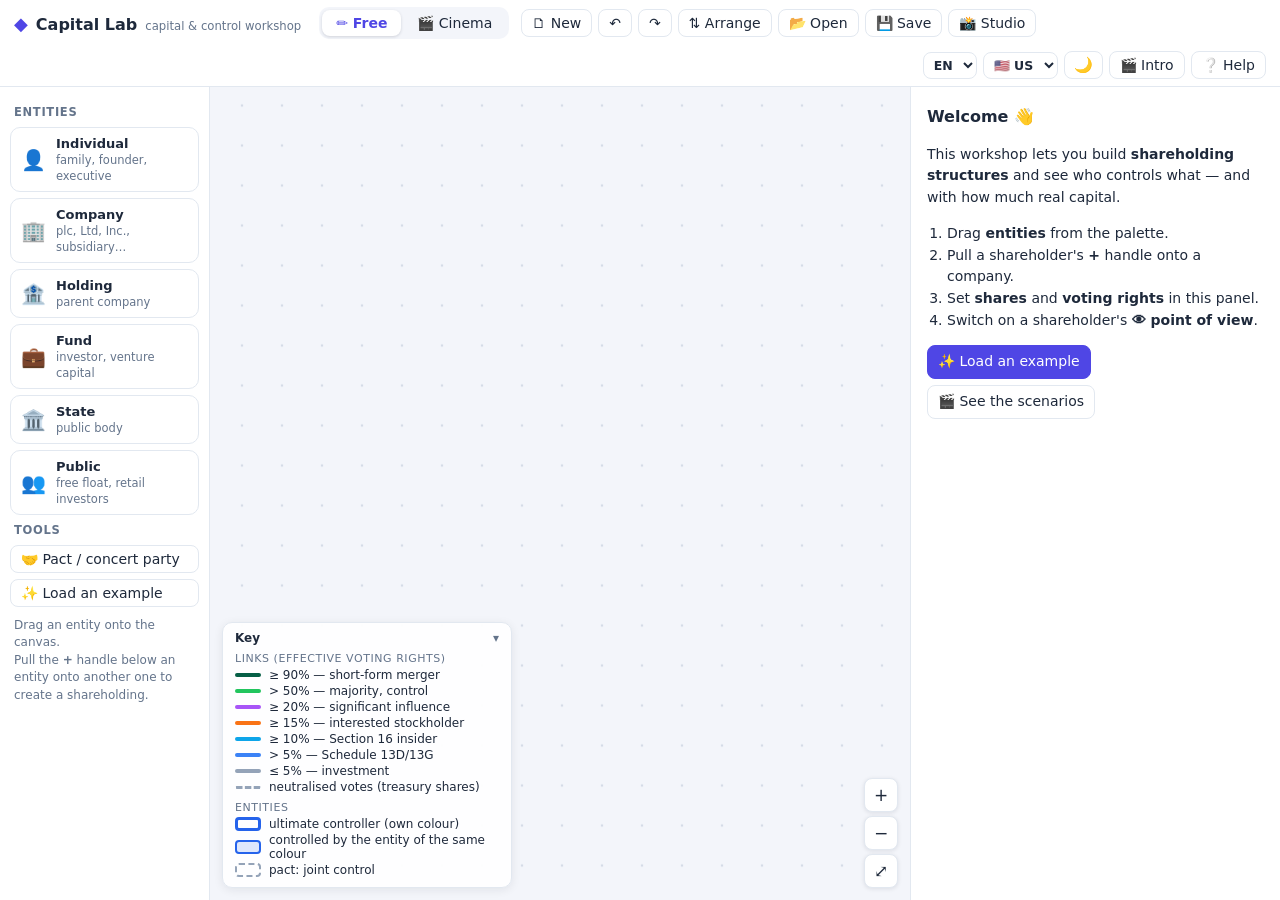
<file: index.html>
<!doctype html>
<html lang="fr">
<head>
<meta charset="utf-8">
<meta name="viewport" content="width=device-width, initial-scale=1">
<title>Capital Lab — atelier capital &amp; pouvoir</title>
<meta name="description" content="Atelier pédagogique gratuit pour visualiser les structures de contrôle entre sociétés : chaînes de participations, holdings, pactes, droits de vote double, autocontrôle, LBO, consolidation. Scénarios animés pas à pas pour la classe.">
<link rel="canonical" href="https://edu-fpar.github.io/capital-lab/">
<link rel="alternate" hreflang="fr" href="https://edu-fpar.github.io/capital-lab/">
<link rel="alternate" hreflang="en" href="https://edu-fpar.github.io/capital-lab/en/">
<link rel="alternate" hreflang="es" href="https://edu-fpar.github.io/capital-lab/es/">
<link rel="icon" href="data:image/svg+xml,%3Csvg xmlns='http://www.w3.org/2000/svg' viewBox='0 0 100 100'%3E%3Cpath d='M50 6 94 50 50 94 6 50z' fill='%234f46e5'/%3E%3C/svg%3E">
<meta property="og:type" content="website">
<meta property="og:locale" content="fr_FR">
<meta property="og:site_name" content="Capital Lab">
<meta property="og:title" content="Capital Lab — atelier capital &amp; pouvoir">
<meta property="og:description" content="Comment contrôler une société en y étant minoritaire ? Un atelier visuel et des scénarios animés pour expliquer participations, holdings, pactes et consolidation.">
<meta property="og:url" content="https://edu-fpar.github.io/capital-lab/">
<meta property="og:image" content="https://edu-fpar.github.io/capital-lab/og-fr.png">
<meta property="og:image:width" content="1098">
<meta property="og:image:height" content="914">
<meta property="og:image:alt" content="Capital Lab en mode cinéma : capital et droits de vote, une cotée à droits de vote double et une start-up à actions de préférence">
<meta name="twitter:card" content="summary_large_image">
<meta name="twitter:title" content="Capital Lab — atelier capital &amp; pouvoir">
<meta name="twitter:description" content="Comment contrôler une société en y étant minoritaire ? Un atelier visuel et des scénarios animés pour la classe.">
<meta name="twitter:image" content="https://edu-fpar.github.io/capital-lab/og-fr.png">
<script>
  /* Thème appliqué avant l'affichage pour éviter un flash : choix mémorisé, sinon réglage du système. */
  (function () {
    var t = null;
    try {
      /* reprise des réglages enregistrés quand l'outil s'appelait « Participations » */
      ['libre.v1', 'legend', 'playmode', 'theme'].forEach(function (k) {
        var old = localStorage.getItem('participations.' + k);
        if (old !== null && localStorage.getItem('capital-lab.' + k) === null) localStorage.setItem('capital-lab.' + k, old);
        localStorage.removeItem('participations.' + k);
      });
      t = localStorage.getItem('capital-lab.theme');
    } catch (e) { /* stockage indisponible */ }
    if (t !== 'light' && t !== 'dark') t = window.matchMedia && matchMedia('(prefers-color-scheme: dark)').matches ? 'dark' : 'light';
    document.documentElement.setAttribute('data-theme', t);
  })();
</script>
<link rel="stylesheet" href="css/app.css">
</head>
<body class="libre">

<header id="topbar">
  <div class="brand"><span class="logo">◆</span><b>Capital Lab</b><small>atelier capital &amp; pouvoir</small></div>
  <nav class="modes" role="tablist">
    <button data-mode="libre" class="active" title="Construire librement une structure">✏️ Libre</button>
    <button data-mode="cinema" title="Dérouler un scénario commenté">🎬 Cinéma</button>
  </nav>
  <div class="actions" id="actions-libre">
    <button id="btn-new" title="Vider le canevas">🗋<span class="lbl"> Nouveau</span></button>
    <button id="btn-undo" title="Annuler (Ctrl+Z)">↶</button>
    <button id="btn-redo" title="Rétablir (Ctrl+Y)">↷</button>
    <button id="btn-layout" title="Réorganiser automatiquement">⇅<span class="lbl"> Disposer</span></button>
    <button id="btn-open" title="Ouvrir une structure (.json) ou un scénario (.md)">📂<span class="lbl"> Ouvrir</span></button>
    <button id="btn-save" title="Enregistrer la structure (.json)">💾<span class="lbl"> Enregistrer</span></button>
    <button id="btn-studio" title="Capturer des étapes et produire un scénario">📸<span class="lbl"> Studio</span></button>
  </div>
  <div class="actions" id="actions-cinema" hidden>
    <button id="btn-library" title="Choisir un scénario">📚<span class="lbl"> Scénarios</span></button>
    <button id="btn-share" title="Copier un lien vers ce scénario ou cette étape">🔗<span class="lbl"> Partager</span></button>
    <button id="btn-scorm" title="Exporter ce scénario en paquet SCORM (Moodle, LMS)">📦<span class="lbl"> SCORM</span></button>
    <button id="btn-edit-md" title="Voir et modifier le markdown du scénario">📝<span class="lbl"> Markdown</span></button>
    <button id="btn-to-libre" title="Reprendre l'état affiché en mode libre">✏️<span class="lbl"> Explorer librement</span></button>
  </div>
  <div class="actions right">
    <select id="opt-lang" class="hsel" title="Langue de l'interface" aria-label="Langue de l'interface"><option value="fr">FR</option><option value="en">EN</option><option value="es">ES</option></select>
    <select id="opt-droit" class="hsel" title="Droit applicable" aria-label="Droit applicable" hidden></select>
    <label class="opt" title="Présomption de contrôle de fait : plus de 40 % des voix et aucun autre associé au-dessus (art. L233-3 II C. com.)"><input type="checkbox" id="opt-defacto"> Contrôle de fait (40&nbsp;%)</label>
    <button id="btn-theme" class="theme-btn" title="Mode jour / nuit">🌙</button>
    <button id="btn-help" title="Aide">❔<span class="lbl"> Aide</span></button>
  </div>
</header>

<main id="main">
  <aside id="palette">
    <h3>Entités</h3>
    <div class="tool" draggable="true" data-type="personne"><span class="ic">👤</span><div><b>Personne physique</b><small>famille, fondateur, dirigeant</small></div></div>
    <div class="tool" draggable="true" data-type="societe"><span class="ic">🏢</span><div><b>Société</b><small>SA, SAS, filiale…</small></div></div>
    <div class="tool" draggable="true" data-type="holding"><span class="ic">🏦</span><div><b>Holding</b><small>société de détention</small></div></div>
    <div class="tool" draggable="true" data-type="fonds"><span class="ic">💼</span><div><b>Fonds</b><small>investisseur, capital-risque</small></div></div>
    <div class="tool" draggable="true" data-type="etat"><span class="ic">🏛️</span><div><b>État</b><small>entité publique</small></div></div>
    <div class="tool" draggable="true" data-type="public"><span class="ic">👥</span><div><b>Public</b><small>flottant, petits porteurs</small></div></div>
    <h3>Outils</h3>
    <button class="tool-btn" id="tool-concert">🤝 Pacte / concert</button>
    <button class="tool-btn" id="tool-example">✨ Charger un exemple</button>
    <p class="hint">Glissez une entité sur le canevas.<br>Tirez la poignée <b>+</b> sous une entité vers une autre pour créer une participation.</p>
  </aside>

  <section id="stage">
    <svg id="canvas" xmlns="http://www.w3.org/2000/svg"></svg>
    <div id="banner" hidden></div>
    <div id="zoom">
      <button data-z="in" title="Zoom avant">+</button>
      <button data-z="out" title="Zoom arrière">−</button>
      <button data-z="fit" title="Tout afficher (F)">⤢</button>
    </div>
    <div id="legend"></div>
    <div id="studio" hidden></div>
    <div id="qsheet" hidden aria-live="polite"></div>
    <div id="toast"></div>
  </section>

  <aside id="side">
    <div id="inspector"></div>
    <div id="commentary" hidden></div>
  </aside>
</main>

<footer id="player" hidden>
  <button id="pl-first" title="Début (Origine)">⏮</button>
  <button id="pl-prev" title="Étape précédente (←)">◀</button>
  <button id="pl-play" class="primary" title="Lecture / pause (Espace)">▶ Lecture</button>
  <button id="pl-next" class="primary" title="Étape suivante (→)">Suivant ▶</button>
  <button id="pl-reset" title="Remettre les entités et les bulles déplacées à leur place d'origine" hidden>↺ Disposition</button>
  <div id="pl-progress"><div id="pl-dots"></div><div id="pl-timer"><i></i></div></div>
  <span id="pl-count">–</span>
  <div id="pl-view" role="group" aria-label="Affichage">
    <button data-v="schema" title="Schéma seul">🗺</button>
    <button data-v="split" title="Schéma et explications">◫</button>
    <button data-v="texte" title="Explications seules">📖</button>
  </div>
  <label class="pl-modelabel">Mode
    <select id="pl-mode">
      <option value="pas">Pas à pas</option>
      <option value="continu">Lecture continue</option>
    </select>
  </label>
  <label class="speed">Rythme <input type="range" id="pl-speed" min="0.25" max="3" step="0.25" value="1"> <span id="pl-speed-v">1×</span></label>
</footer>

<div id="modal" hidden><div class="dialog"><button class="close" title="Fermer (Échap)">×</button><div class="content"></div></div></div>
<input type="file" id="file-input" accept=".md,.markdown,.txt,.json" hidden>

<script src="js/i18n.js"></script>
<script src="js/i18n-en.js"></script>
<script src="js/i18n-es.js"></script>
<script src="js/model.js"></script>
<script src="js/juris-i18n.js"></script>
<script src="js/scenario.js"></script>
<script src="js/docs.js"></script>
<script src="js/docs-en.js"></script>
<script src="js/docs-es.js"></script>
<script src="js/library.js"></script>
<script src="js/library-uk.js"></script>
<script src="js/library-us.js"></script>
<script src="js/library-es.js"></script>
<script src="js/scorm.js"></script>
<script src="js/app.js"></script>
<script src="js/intro-launcher.js"></script>
</body>
</html>
</file>
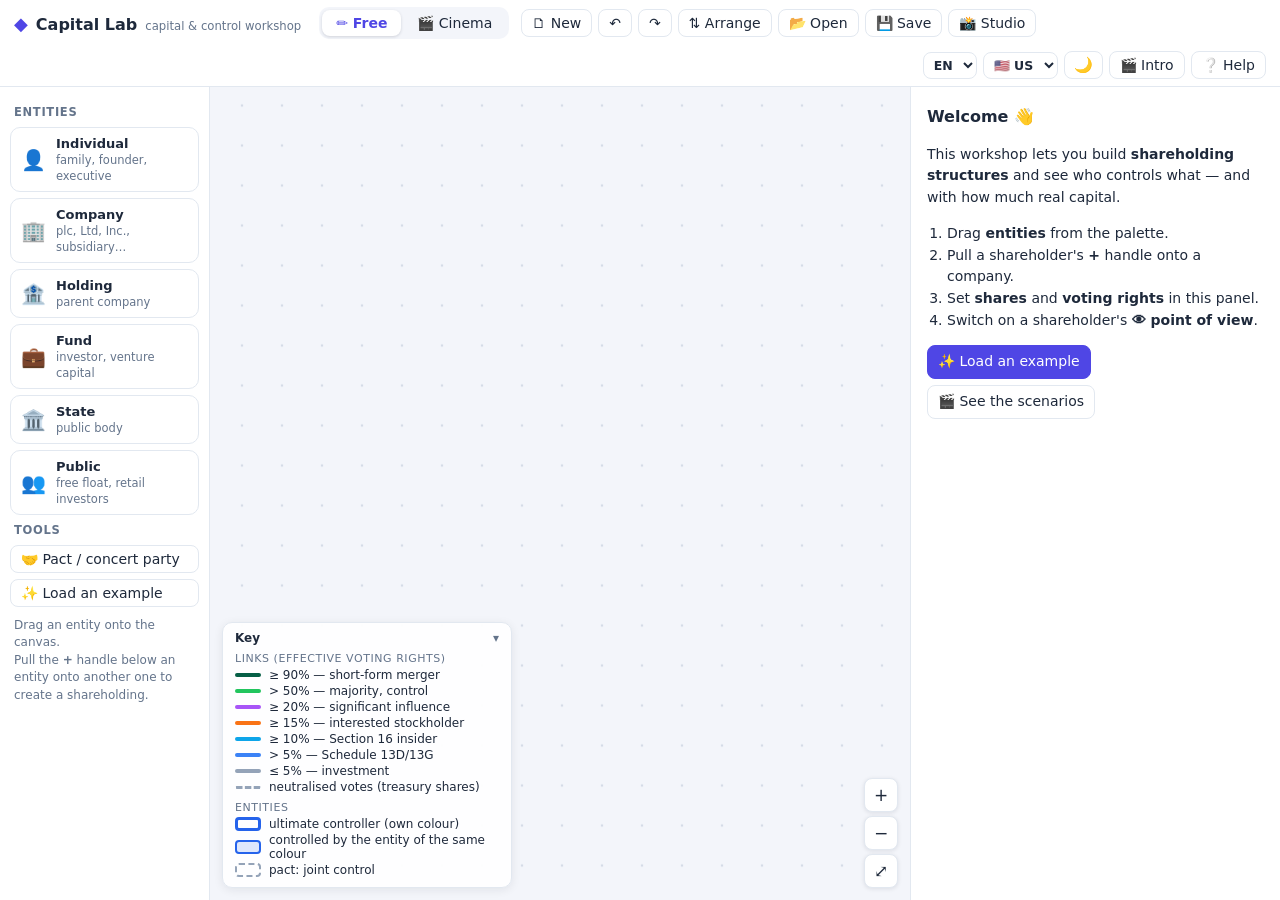
<file: en/index.html>
<!doctype html>
<html lang="en">
<head>
<meta charset="utf-8">
<meta name="viewport" content="width=device-width, initial-scale=1">
<!--
  Page d'entrée EN : elle donne aux réseaux sociaux (qui n'exécutent pas le JavaScript)
  un aperçu dans la bonne langue, puis envoie le visiteur vers ../?lang=en.
  Lien à partager : https://edu-fpar.github.io/capital-lab/en/
-->
<title>Capital Lab — capital &amp; control workshop</title>
<meta name="description" content="Free teaching workshop to visualise control structures between companies: chains of shareholdings, holding companies, shareholder agreements, weighted voting rights, treasury shares, LBOs, consolidation. Step-by-step animated scenarios for the classroom.">
<link rel="canonical" href="https://edu-fpar.github.io/capital-lab/en/">
<link rel="alternate" hreflang="fr" href="https://edu-fpar.github.io/capital-lab/">
<link rel="alternate" hreflang="en" href="https://edu-fpar.github.io/capital-lab/en/">
<link rel="alternate" hreflang="es" href="https://edu-fpar.github.io/capital-lab/es/">
<link rel="icon" href="data:image/svg+xml,%3Csvg xmlns='http://www.w3.org/2000/svg' viewBox='0 0 100 100'%3E%3Cpath d='M50 6 94 50 50 94 6 50z' fill='%234f46e5'/%3E%3C/svg%3E">
<meta property="og:type" content="website">
<meta property="og:locale" content="en_GB">
<meta property="og:site_name" content="Capital Lab">
<meta property="og:title" content="Capital Lab — capital &amp; control workshop">
<meta property="og:description" content="How can you control a company while holding a minority stake? A visual workshop and animated scenarios to explain shareholdings, holding companies, shareholder agreements and consolidation.">
<meta property="og:url" content="https://edu-fpar.github.io/capital-lab/en/">
<meta property="og:image" content="https://edu-fpar.github.io/capital-lab/og-en.png">
<meta property="og:image:width" content="1098">
<meta property="og:image:height" content="914">
<meta property="og:image:alt" content="Capital Lab in cinema mode: capital versus voting rights, and a question put to the class: who controls Nova Ltd?">
<meta name="twitter:card" content="summary_large_image">
<meta name="twitter:title" content="Capital Lab — capital &amp; control workshop">
<meta name="twitter:description" content="How can you control a company while holding a minority stake? A visual workshop and animated scenarios for the classroom.">
<meta name="twitter:image" content="https://edu-fpar.github.io/capital-lab/og-en.png">
<script>
  /* Vers l'application dans la langue de la page, en gardant les paramètres éventuels (?scenario=…, #md=…). */
  (function () {
    var q = new URLSearchParams(location.search); q.set('lang', 'en');
    location.replace('../?' + q.toString() + location.hash);
  })();
</script>
<style>body{font:16px system-ui,sans-serif;background:#0b1020;color:#e5e7eb;display:grid;place-items:center;min-height:100vh;margin:0}a{color:#818cf8}</style>
</head>
<body>
<p><a href="../?lang=en">Open Capital Lab</a></p>
</body>
</html>
</file>
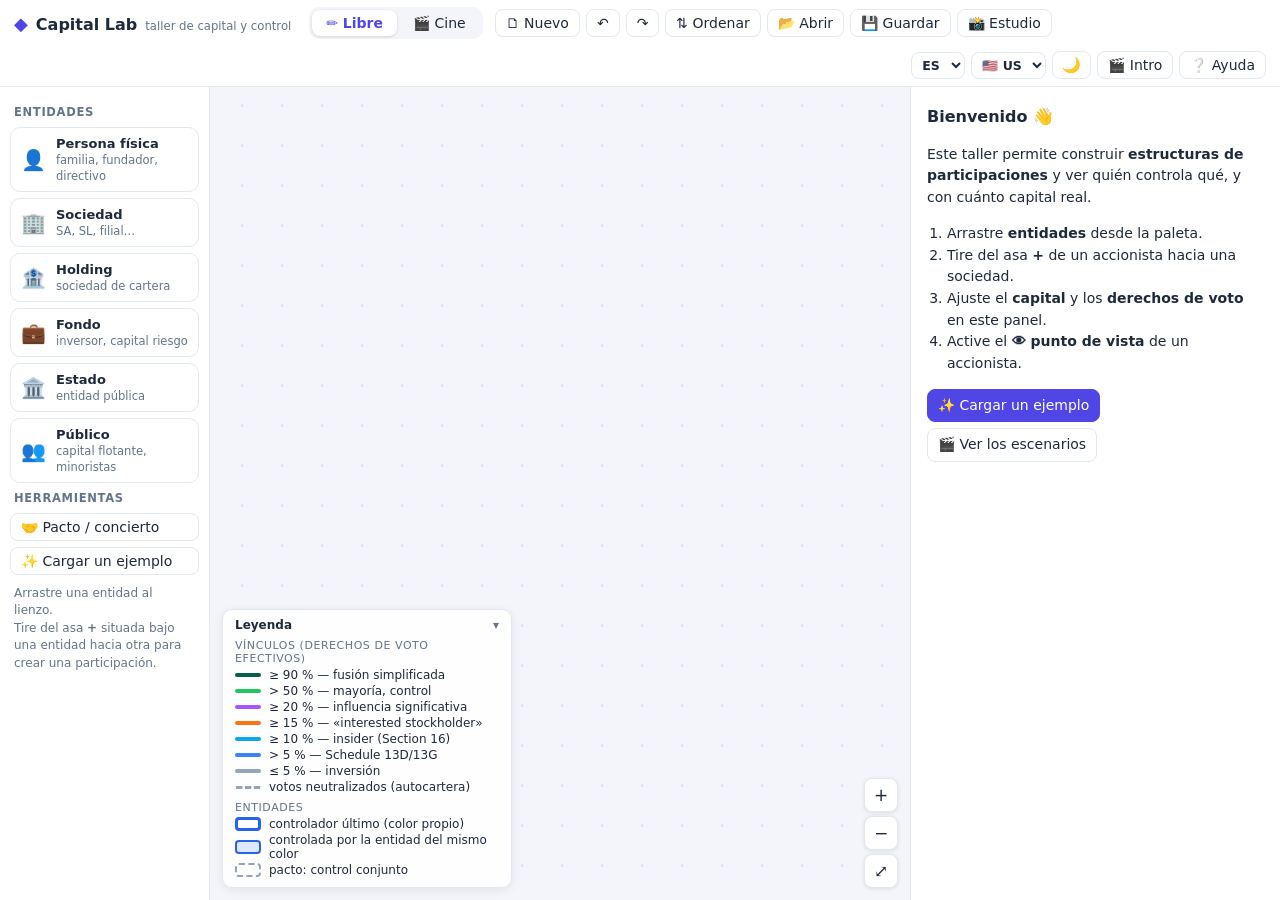
<file: es/index.html>
<!doctype html>
<html lang="es">
<head>
<meta charset="utf-8">
<meta name="viewport" content="width=device-width, initial-scale=1">
<!--
  Page d'entrée ES : elle donne aux réseaux sociaux (qui n'exécutent pas le JavaScript)
  un aperçu dans la bonne langue, puis envoie le visiteur vers ../?lang=es.
  Lien à partager : https://edu-fpar.github.io/capital-lab/es/
-->
<title>Capital Lab — taller de capital y control</title>
<meta name="description" content="Taller pedagógico gratuito para visualizar las estructuras de control entre sociedades: cadenas de participaciones, sociedades holding, pactos, derechos de voto, autocartera, LBO, consolidación. Escenarios animados paso a paso para el aula.">
<link rel="canonical" href="https://edu-fpar.github.io/capital-lab/es/">
<link rel="alternate" hreflang="fr" href="https://edu-fpar.github.io/capital-lab/">
<link rel="alternate" hreflang="en" href="https://edu-fpar.github.io/capital-lab/en/">
<link rel="alternate" hreflang="es" href="https://edu-fpar.github.io/capital-lab/es/">
<link rel="icon" href="data:image/svg+xml,%3Csvg xmlns='http://www.w3.org/2000/svg' viewBox='0 0 100 100'%3E%3Cpath d='M50 6 94 50 50 94 6 50z' fill='%234f46e5'/%3E%3C/svg%3E">
<meta property="og:type" content="website">
<meta property="og:locale" content="es_ES">
<meta property="og:site_name" content="Capital Lab">
<meta property="og:title" content="Capital Lab — taller de capital y control">
<meta property="og:description" content="¿Cómo controlar una sociedad siendo minoritario? Un taller visual y escenarios animados para explicar participaciones, sociedades holding, pactos y consolidación.">
<meta property="og:url" content="https://edu-fpar.github.io/capital-lab/es/">
<meta property="og:image" content="https://edu-fpar.github.io/capital-lab/og-es.png">
<meta property="og:image:width" content="1098">
<meta property="og:image:height" content="914">
<meta property="og:image:alt" content="Capital Lab en modo cine: capital y derechos de voto, desde el punto de vista de la fundadora de Nova SL">
<meta name="twitter:card" content="summary_large_image">
<meta name="twitter:title" content="Capital Lab — taller de capital y control">
<meta name="twitter:description" content="¿Cómo controlar una sociedad siendo minoritario? Un taller visual y escenarios animados para el aula.">
<meta name="twitter:image" content="https://edu-fpar.github.io/capital-lab/og-es.png">
<script>
  /* Vers l'application dans la langue de la page, en gardant les paramètres éventuels (?scenario=…, #md=…). */
  (function () {
    var q = new URLSearchParams(location.search); q.set('lang', 'es');
    location.replace('../?' + q.toString() + location.hash);
  })();
</script>
<style>body{font:16px system-ui,sans-serif;background:#0b1020;color:#e5e7eb;display:grid;place-items:center;min-height:100vh;margin:0}a{color:#818cf8}</style>
</head>
<body>
<p><a href="../?lang=es">Abrir Capital Lab</a></p>
</body>
</html>
</file>
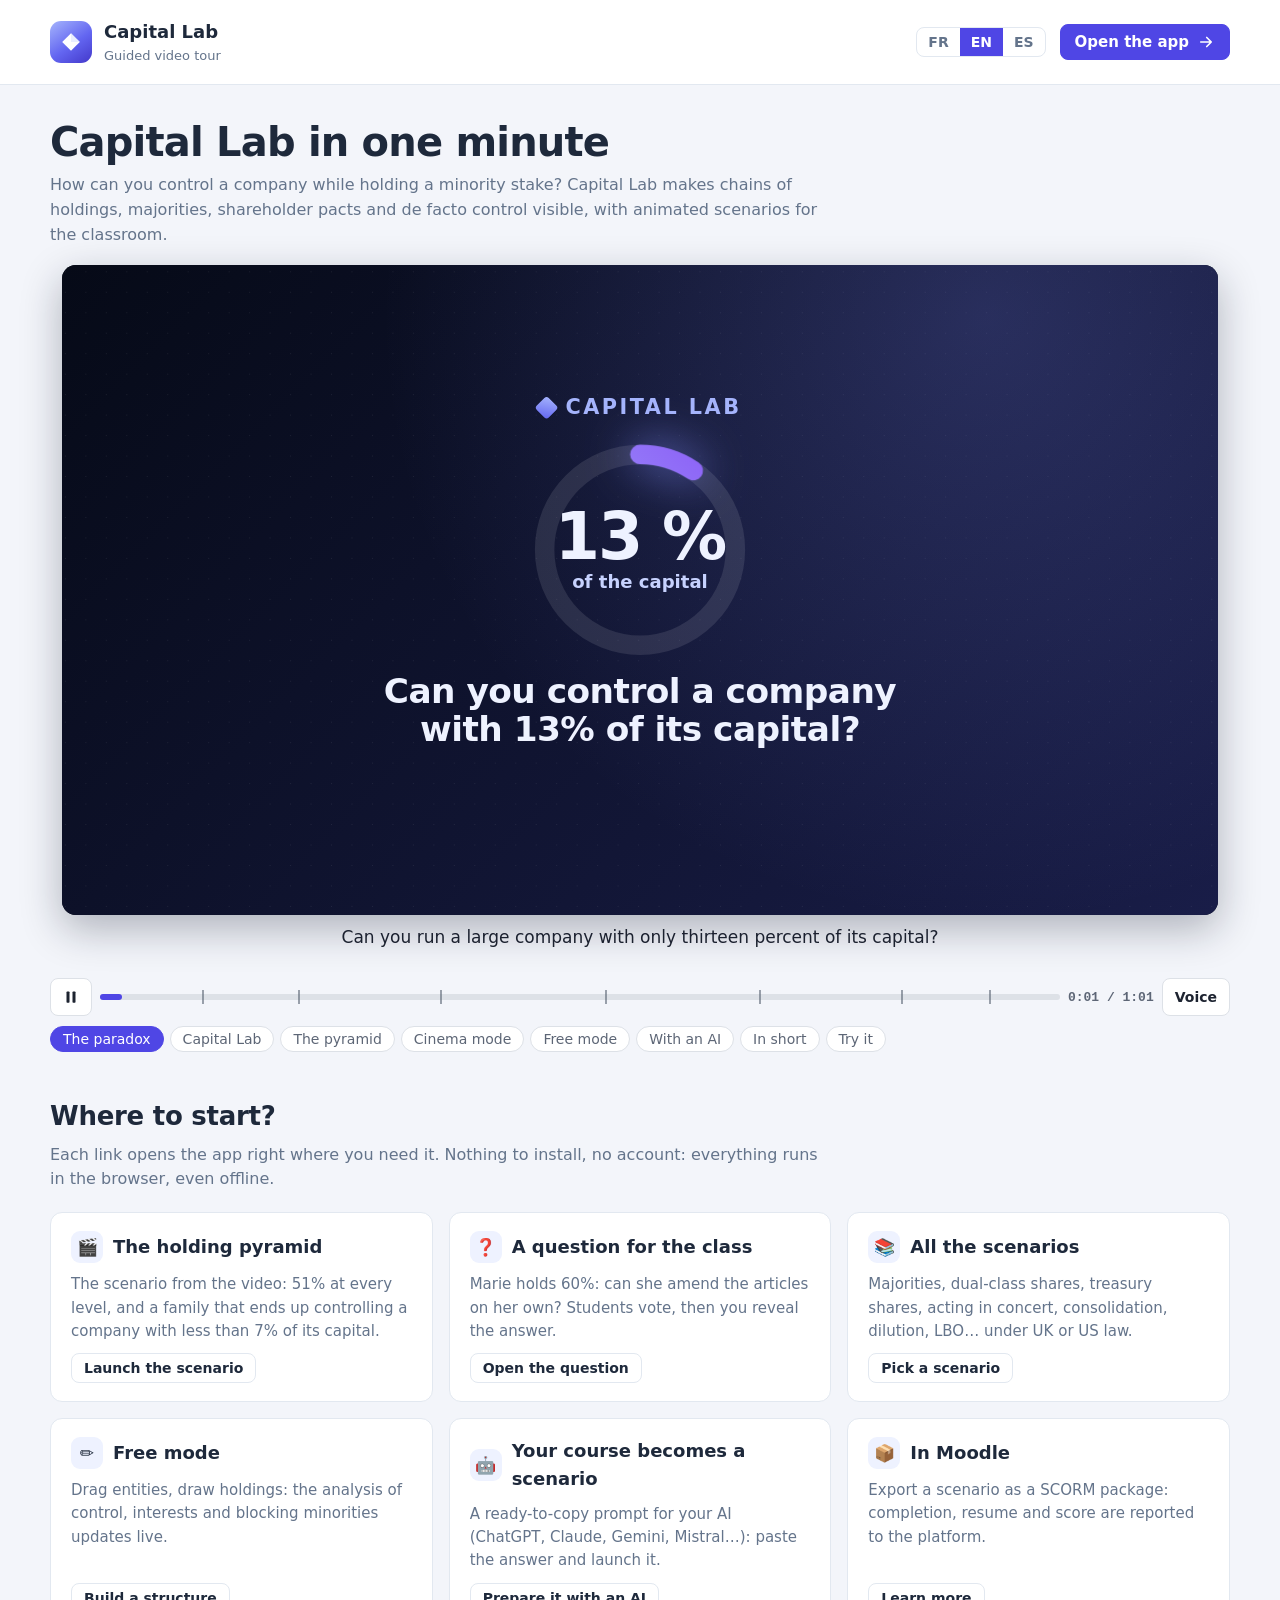
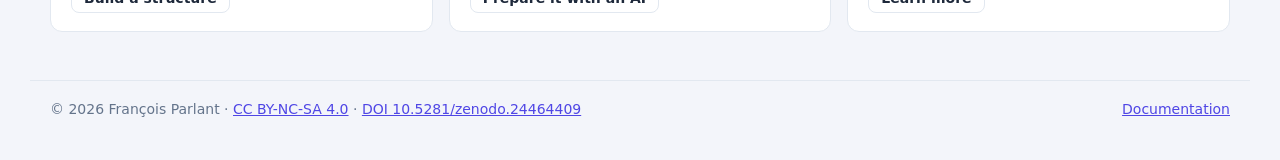
<file: intro.html>
<!DOCTYPE html>
<html lang="fr">
<head>
<meta charset="utf-8">
<meta name="viewport" content="width=device-width,initial-scale=1">
<title>Capital Lab – Visite guidée</title>
<meta name="description" content="Capital Lab en une minute : contrôler une société en étant minoritaire, le mode cinéma, le mode libre et la préparation d'un scénario avec une IA.">
<link rel="canonical" href="https://edu-fpar.github.io/capital-lab/intro.html">
<link rel="icon" href="data:image/svg+xml,%3Csvg xmlns='http://www.w3.org/2000/svg' viewBox='0 0 100 100'%3E%3Cpath d='M50 6 94 50 50 94 6 50z' fill='%234f46e5'/%3E%3C/svg%3E">
<!-- intro/kit/anim.css et anim.js : copies de anim-kit/kit (anim.css recopié le 2026-11-28). Outils de contrôle non publiés : intro/kit/controle.html, planche.html. -->
<link rel="stylesheet" href="intro/kit/anim.css">
<style>
 /* ================= page de présentation (autour de l'animation) =================
    Couleurs reprises de css/app.css (jour / nuit) pour rester dans l'identité de l'application. */
 :root { --pg-bg: #f3f5fa; --pg-surface: #fff; --pg-surface2: #f8fafc; --pg-line: #e2e8f0; --pg-ink: #1e293b; --pg-muted: #64748b;
  --pg-accent: #4f46e5; --pg-accent-soft: #eef2ff; --pg-ok: #15803d; --pg-ok-soft: #ecfdf5; color-scheme: light; }
 @media (prefers-color-scheme: dark) { :root { --pg-bg: #0b1120; --pg-surface: #141c2f; --pg-surface2: #1a2338; --pg-line: #2a3550; --pg-ink: #e2e8f0; --pg-muted: #94a3b8;
  --pg-accent: #818cf8; --pg-accent-soft: #252a4d; --pg-ok: #4ade80; --pg-ok-soft: #12291f; color-scheme: dark; } }
 [hidden] { display: none !important; }
 html, body { margin: 0; }
 body { background: var(--pg-bg); color: var(--pg-ink); font: 16px/1.55 system-ui, -apple-system, "Segoe UI", Roboto, sans-serif; }
 a { color: var(--pg-accent); }
 :focus-visible { outline: 3px solid var(--pg-accent); outline-offset: 2px; border-radius: 6px; }
 .wrap { max-width: 1180px; margin: 0 auto; padding: 0 20px; }
 .pg-top { background: var(--pg-surface); border-bottom: 1px solid var(--pg-line); }
 .pg-top .wrap { display: flex; align-items: center; gap: 14px; min-height: 68px; flex-wrap: wrap; padding-block: 8px; }
 .pg-brand { display: flex; align-items: center; gap: 12px; text-decoration: none; color: inherit; margin-right: auto; }
 .pg-logo { width: 42px; height: 42px; border-radius: 11px; background: linear-gradient(145deg, #a5b4fc, #6366f1 55%, #4338ca); display: grid; place-items: center; flex: none; }
 .pg-logo svg { width: 22px; height: 22px; }
 .pg-brand b { display: block; font-size: 18px; }
 .pg-brand small { display: block; color: var(--pg-muted); font-size: 13px; }
 .pg-langs { display: flex; border: 1px solid var(--pg-line); border-radius: 8px; overflow: hidden; }
 .pg-langs button { border: 0; background: transparent; padding: 6px 11px; cursor: pointer; font: 600 14px system-ui; color: var(--pg-muted); }
 .pg-langs button[aria-pressed="true"] { background: var(--pg-accent); color: #fff; }
 .pg-btn { display: inline-flex; align-items: center; gap: 8px; border: 1px solid var(--pg-line); background: var(--pg-surface); border-radius: 8px; padding: 8px 14px;
  font: 600 15px system-ui, sans-serif; text-decoration: none; color: var(--pg-ink); cursor: pointer; }
 .pg-btn.primary { background: var(--pg-accent); border-color: var(--pg-accent); color: #fff; }
 @media (prefers-color-scheme: dark) { .pg-btn.primary, .pg-langs button[aria-pressed="true"] { color: #0b1120; } }
 .pg-btn svg { width: 18px; height: 18px; }
 .pg-hero { padding: 34px 20px 18px; }
 .pg-hero h1 { margin: 0; font-size: clamp(28px, 4vw, 40px); letter-spacing: -.02em; line-height: 1.15; }
 .pg-hero p { color: var(--pg-muted); max-width: 780px; margin: 8px 0 0; }
 .pg-blk { padding: 44px 0 8px; }
 .pg-blk h2 { margin: 0; font-size: 26px; letter-spacing: -.01em; }
 .pg-blk .wrap > p { color: var(--pg-muted); margin: 6px 0 20px; max-width: 780px; }
 .pg-grid { display: grid; grid-template-columns: repeat(auto-fill, minmax(300px, 1fr)); gap: 16px; }
 .pg-card { background: var(--pg-surface); border: 1px solid var(--pg-line); border-radius: 12px; padding: 18px 20px; display: flex; flex-direction: column; gap: 10px; }
 .pg-card h3 { margin: 0; font-size: 18px; display: flex; align-items: center; gap: 10px; }
 .pg-card h3 span { width: 32px; height: 32px; border-radius: 9px; background: var(--pg-accent-soft); display: grid; place-items: center; flex: none; font-size: 17px; }
 .pg-card p { margin: 0; color: var(--pg-muted); font-size: 15px; }
 .pg-card .pg-btn { margin-top: auto; align-self: flex-start; font-size: 14px; padding: 6px 12px; }
 .pg-note { font-size: 14px; color: var(--pg-muted); }
 .pg-foot { padding: 40px 0; color: var(--pg-muted); font-size: 14px; }
 .pg-foot .wrap { display: flex; gap: 16px; justify-content: space-between; flex-wrap: wrap; border-top: 1px solid var(--pg-line); padding-top: 18px; }

 /* lecteur du kit : aux couleurs de Capital Lab, sans les commandes de fabrication (format, coulisses), sauf ?dev=1 */
 .ap { --apa: #4f46e5; --aps: #eef2ff; }
 @media (prefers-color-scheme: dark) { .ap { --apb: #141c2f; --apl: #2a3550; --apt: #e2e8f0; --apm: #94a3b8; --apa: #818cf8; --aps: #252a4d; } }
 .ap-view { background: #060a17; box-shadow: 0 14px 40px rgba(15, 23, 42, .3); }
 .ap-big { background: rgba(79, 70, 229, .92); }
 body:not(.dev) .ap-seg, body:not(.dev) .ap [data-act="dbg"], body:not(.dev) .ap-dbg { display: none !important; }
 .ap-end { gap: 12px; flex-wrap: wrap; }
 .ap-end .pg-btn { font-size: 17px; padding: 12px 20px; }
 .ap-end .ap-btn { font-size: 17px; padding: 12px 20px; }

 /* mode intégré (?embed=app) : ouverte par l'application dans une fenêtre, à la première visite ou par le bouton 🎬 Intro */
 .pg-embedbar { display: none; }
 body.embed { background: #060a17; color: #e2e8f0; min-height: 100vh; }
 body.embed .pg-top, body.embed .pg-hero, body.embed .pg-blk, body.embed .pg-foot { display: none !important; }
 body.embed .pg-embedbar { display: flex; align-items: center; justify-content: space-between; gap: 12px; padding: 12px 0; }
 body.embed .pg-embedbar .pg-brand small { color: #94a3b8; }
 body.embed .ap { --apb: #141c2f; --apl: #2a3550; --apt: #e2e8f0; --apm: #94a3b8; --apa: #818cf8; }
 .pg-embed-r { display: flex; align-items: center; gap: 10px; }
 body.embed .pg-langs { border-color: rgba(255,255,255,.25); }
 body.embed .pg-langs button { color: #94a3b8; }
 body.embed .pg-langs button[aria-pressed="true"] { background: #818cf8; color: #0b1120; }
 .pg-skip { display: inline-flex; align-items: center; gap: 8px; border: 1px solid rgba(255,255,255,.3); background: rgba(255,255,255,.08); color: #fff;
  border-radius: 8px; padding: 8px 14px; font: 600 15px system-ui, sans-serif; cursor: pointer; }
 .pg-skip svg { width: 16px; height: 16px; }
 @media (max-width: 640px) { .pg-top .pg-btn span { display: none; } }
 /* rendu (?render=1 : planche contact, export vidéo) : l'animation seule */
 .anim-render .pg-top, .anim-render .pg-hero, .anim-render .pg-blk, .anim-render .pg-foot, .anim-render .pg-embedbar { display: none !important; }
 .anim-render .wrap { max-width: none; padding: 0; }

 /* ================= thème Capital Lab (couleurs du mode nuit de l'application) ================= */
 .anim {
  --bg1: #060a17; --bg2: #191d48; --glow: 129, 140, 248;
  --ink: #eef2ff; --soft: #c7d2fe; --muted: #94a3b8;
  --accent: #6366f1; --accent2: #a5b4fc; --pur: #8b5cf6; --ok: #16a34a; --okL: #4ade80; --warn: #fbbf24;
  /* application */
  --a-bg: #0b1120; --a-panel: #141c2f; --a-panel2: #1a2338; --a-ink: #e2e8f0; --a-muted: #94a3b8; --a-line: #2a3550;
  --a-accent: #818cf8; --a-soft: #252a4d; --a-node: #182136; --a-dot: #263149;
  --c-green: #22c55e; --c-orange: #f97316; --c-grey: #8b95a8; --c-blue: #3b82f6;
 }
 .anim .k-logo { background: linear-gradient(145deg, #a5b4fc, #6366f1 55%, #4338ca); }
 .anim .k-logo svg { width: 52%; height: 52%; filter: drop-shadow(0 4px 8px rgba(30,27,75,.45)); }
 .anim .k-pill { background: var(--accent); }
 .anim .k-pill.is-green { background: #15803d; } .anim .k-pill.is-amber { background: #f59e0b; }
 .anim .k-stat b { background: linear-gradient(#e0e7ff, #a5b4fc); -webkit-background-clip: text; background-clip: text; color: transparent; }

 /* effets propres à cette animation (le moteur règle --p) */
 .fx-ring { stroke-dasharray: 1 1; stroke-dashoffset: calc(1 - .133 * var(--p, 0)); }
 .fx-half { transform-origin: left center; scale: calc(1 - .49 * var(--p, 0)) 1; }
 .fx-move { left: calc(var(--x) + var(--p, 0) * var(--mx, 0%)) !important; top: calc(var(--y) + var(--p, 0) * var(--my, 0%)) !important; }
 .fx-spin { rotate: calc((1 - var(--p, 1)) * -90deg); opacity: clamp(0, var(--p, 1), 1); scale: calc(.6 + .4 * var(--p, 1)); }
 .fx-fill { transform-origin: left center; scale: var(--p, 0) 1; }

 /* ================= 1. accroche ================= */
 .s-hook { place-content: center; justify-items: center; text-align: center; gap: .6em; }
 .ring { position: relative; width: 12em; height: 12em; margin: .5em 0 .2em; }
 .ring svg { width: 100%; height: 100%; rotate: -90deg; overflow: visible; }
 .ring .trk { fill: none; stroke: rgba(255,255,255,.1); stroke-width: 9; }
 .ring .arc { fill: none; stroke: url(#ringGrad); stroke-width: 9; stroke-linecap: round; filter: drop-shadow(0 0 10px rgba(var(--glow), .8)); }
 .ring .num { position: absolute; inset: 0; display: grid; place-content: center; }
 .ring .num b { font-size: 3.6em; font-weight: 800; letter-spacing: -.03em; line-height: 1; font-variant-numeric: tabular-nums; }
 .ring .num small { color: var(--soft); font-size: 1em; font-weight: 600; }
 .ring .crown { position: absolute; left: 76%; top: -4%; font-size: 2.6em; rotate: 22deg; filter: drop-shadow(0 6px 14px rgba(251,191,36,.55)); }
 .s-hook .k-h2 { max-width: 20em; text-wrap: balance; }
 .ring .arc-still { stroke-dasharray: 1 1; stroke-dashoffset: .867; }
 .hook-brand { display: inline-flex; align-items: center; gap: .5em; font-size: 1.15em; }
 .hook-dot { width: .8em; height: .8em; rotate: 45deg; border-radius: .15em; background: linear-gradient(145deg, #a5b4fc, #6366f1); }
 .anim[data-format="9x16"] .ring { width: 12.5em; height: 12.5em; }
 .anim[data-format="1x1"] .ring { width: 10em; height: 10em; }

 /* ================= 2. titre ================= */
 .s-title .k-h1 { font-size: 3.6em; background: linear-gradient(90deg, #fff, #c7d2fe 60%, #a5b4fc); -webkit-background-clip: text; background-clip: text; color: transparent; padding-bottom: .05em; }

 /* ================= nœuds, liens et pourcentages (communs aux schémas) ================= */
 .cl-pos { position: absolute; left: var(--x); top: var(--y); transform: translate(-50%, -50%); z-index: 2; }
 .cl-node { width: 11em; background: var(--a-node); color: var(--a-ink); border: .13em solid #3a4560; border-radius: .7em; padding: .55em .75em .6em;
  display: grid; gap: .12em; text-align: left; box-shadow: 0 .6em 1.4em rgba(0,0,0,.35); font-size: 1em; line-height: 1.25; }
 .cl-node b { font-weight: 700; white-space: nowrap; overflow: hidden; text-overflow: ellipsis; }
 .cl-node b i { font-style: normal; margin-right: .3em; }
 .cl-node small { color: var(--a-muted); font-size: .8em; white-space: nowrap; overflow: hidden; text-overflow: ellipsis; }
 .cl-node em { font-style: normal; color: #60a5fa; font-size: .8em; font-weight: 600; white-space: nowrap; }
 .cl-node em.g { color: #4ade80; }
 .cl-node.is-blue { border-color: var(--c-blue); box-shadow: 0 0 0 .08em rgba(59,130,246,.35), 0 .6em 1.4em rgba(0,0,0,.35); }
 .cl-node.is-dim { border-color: #2a3346; background: #131a2b; }
 .cl-node.is-dim > * { opacity: .5; }
 .cl-ring { position: absolute; inset: -.42em; border-radius: 1em; border: .2em solid #d97706; pointer-events: none; }
 .cl-sel { position: absolute; inset: -.3em; border-radius: .9em; border: .16em dashed var(--a-accent); box-shadow: 0 0 1.2em rgba(129,140,248,.55); pointer-events: none; }
 .cl-links { position: absolute; inset: 0; width: 100%; height: 100%; overflow: visible; pointer-events: none; z-index: 1; }
 .cl-link { stroke-width: .2em; stroke-linecap: round; fill: none; }
 .cl-link.is-green { stroke: var(--c-green); } .cl-link.is-orange { stroke: var(--c-orange); } .cl-link.is-grey { stroke: var(--c-grey); stroke-width: .12em; }
 .cl-link.is-chain { stroke-width: .5em; stroke-opacity: .85; }
 .cl-head.is-green { fill: var(--c-green); } .cl-head.is-orange { fill: var(--c-orange); } .cl-head.is-grey { fill: var(--c-grey); }
 .cl-pct { position: absolute; z-index: 3; transform: translate(-50%, -50%); padding: .08em .55em; border-radius: 999px; font-size: .78em; font-weight: 700; white-space: nowrap;
  background: var(--a-bg); color: var(--a-ink); border: .14em solid var(--c-grey); }
 .cl-pct.is-green { border-color: var(--c-green); } .cl-pct.is-orange { border-color: var(--c-orange); }
 .cl-note { position: absolute; z-index: 4; transform: translate(-50%, -50%); width: 10em; padding: .45em .7em; border-radius: .6em; font-size: .78em; font-weight: 600; line-height: 1.3;
  background: #2e2615; color: #fde68a; border: .1em solid #6b4e1a; box-shadow: 0 .5em 1.2em rgba(0,0,0,.4); }

 /* ================= 3. pyramide ================= */
 .s-pyr { grid-template-columns: 1fr 1.05fr; gap: 4%; align-items: center; }
 .pyr { position: relative; height: 100%; font-size: .86em; }
 .pyr .cl-node { width: 13.5em; }
 .pyr .cl-pos { --x: 50%; }
 #p-fam { --y: 8%; } #p-h1 { --y: 29%; } #p-h2 { --y: 50%; } #p-alpha { --y: 71%; } #p-beta { --y: 92%; }
 .pyr-side { display: grid; gap: .8em; align-content: center; }
 .gauge { display: grid; gap: .35em; }
 .gauge-h { display: flex; justify-content: space-between; align-items: baseline; gap: 1em; }
 .gauge-h span { color: var(--soft); font-weight: 600; font-size: .85em; }
 .gauge-v { display: grid; justify-items: end; } .gauge-v > b { grid-area: 1 / 1; font-size: 1.9em; font-weight: 800; line-height: 1; font-variant-numeric: tabular-nums; }
 .gauge-v.amber > b { color: #fdba74; }
 .track { height: .7em; border-radius: 999px; background: rgba(255,255,255,.1); overflow: hidden; }
 .track .h { width: 100%; height: 100%; }
 .track .fill { display: block; width: 100%; height: 100%; border-radius: 999px; background: linear-gradient(90deg, #f97316, #fbbf24); }
 .track .fill.green { background: linear-gradient(90deg, #16a34a, #4ade80); }
 .crowns { display: flex; gap: .4em; flex-wrap: wrap; }
 .crowns .k-pill { font-size: .72em; }
 .moral { font-size: 1.15em; font-weight: 700; color: #fff; line-height: 1.3; padding: .2em .1em; }
 .anim[data-format="9x16"] .s-pyr { grid-template-columns: 1fr; grid-template-rows: 1.25fr auto; gap: 1.2em; }
 .anim[data-format="9x16"] .pyr { font-size: .62em; }
 .anim[data-format="9x16"] .pyr-side { font-size: .85em; }
 .anim[data-format="1x1"] .s-pyr { grid-template-columns: 1fr 1.15fr; font-size: .9em; }
 .anim[data-format="1x1"] .pyr { font-size: .66em; }
 .anim[data-format="1x1"] .pyr .cl-node { width: 12em; }

 /* ================= maquette de l'application (scènes 4 et 5) ================= */
 .g-app { grid-template-rows: auto minmax(0, 1fr); grid-template-columns: minmax(0, 1fr); gap: .7em; min-height: 0; }
 .hd { display: flex; align-items: baseline; gap: .3em 1em; flex-wrap: wrap; }
 .hd .k-h2 { font-size: 1.45em; }
 .anim[data-format="9x16"] .hd { display: grid; gap: .3em; }
 .anim[data-format="9x16"] .hd .k-h2 { font-size: 1.35em; }
 .anim[data-format="1x1"] .hd .k-h2 { font-size: 1.25em; }
 .cl-app { position: relative; min-height: 0; display: grid; grid-template-rows: auto minmax(0, 1fr) auto; grid-template-columns: minmax(0, 1fr); overflow: hidden; border-radius: 18px;
  background: var(--a-bg); color: var(--a-ink); border: 1px solid #2f3b5c; font-size: .72em; line-height: 1.4;
  box-shadow: 0 30px 80px rgba(0,0,0,.55), 0 0 0 1px rgba(129,140,248,.08); }
 .anim[data-format="9x16"] .cl-app { font-size: .56em; }
 .anim[data-format="1x1"] .cl-app { font-size: .62em; }
 .cl-top { display: flex; align-items: center; gap: .6em; padding: .55em .9em; border-bottom: 1px solid var(--a-line); background: #0e1528; white-space: nowrap; overflow: hidden; min-width: 0; }
 .cl-brand { font-weight: 800; font-size: 1.1em; display: flex; align-items: center; gap: .45em; }
 .cl-brand i { color: var(--a-accent); font-style: normal; }
 .cl-brand small { color: var(--a-muted); font-weight: 400; font-size: .75em; }
 .cl-modes { position: relative; display: grid; grid-auto-flow: column; background: #070b16; border-radius: .6em; padding: .2em; }
 .cl-modes span { position: relative; z-index: 1; padding: .3em .8em; font-weight: 600; }
 .cl-modes .hl { position: absolute; top: .2em; bottom: .2em; width: calc(50% - .2em); border-radius: .45em; background: var(--a-soft); z-index: 0; }
 .cl-modes .hl.l { left: .2em; } .cl-modes .hl.r { right: .2em; }
 .cl-modes .on { color: var(--a-accent); }
 .cl-tools { display: grid; flex: 1; min-width: 0; }
 .cl-tools > div { grid-area: 1 / 1; display: flex; gap: .4em; align-items: center; }
 .cl-b { border: 1px solid var(--a-line); background: var(--a-panel); border-radius: .5em; padding: .3em .7em; font-weight: 600; font-size: .92em; }
 .cl-b.pri { background: var(--a-accent); color: #0b1120; border-color: var(--a-accent); }
 .cl-help { margin-left: auto; }
 .anim[data-format="9x16"] .cl-b .lbl, .anim[data-format="1x1"] .cl-b .lbl { display: none; }
 .anim[data-format="9x16"] .cl-brand small, .anim[data-format="1x1"] .cl-brand small { display: none; }
 .cl-body { display: grid; grid-template-columns: minmax(0, 1fr) 35%; min-height: 0; }
 .anim[data-format="1x1"] .cl-body { grid-template-columns: minmax(0, 1fr) 41%; }
 .anim[data-format="9x16"] .cl-body { grid-template-columns: minmax(0, 1fr); grid-template-rows: 52% minmax(0, 1fr); }
 .anim[data-format="9x16"] .s-fait .cl-body { grid-template-rows: 62% minmax(0, 1fr); }
 .anim[data-format="9x16"] .cl-b.x, .anim[data-format="1x1"] .cl-b.x { display: none; }
 .cl-canvas { position: relative; overflow: hidden; min-height: 0;
  background: radial-gradient(var(--a-dot) 1.2px, transparent 1.4px) 0 0 / 22px 22px, var(--a-bg); }
 .cl-panel { position: relative; display: grid; min-height: 0; overflow: hidden; background: var(--a-panel); border-left: 1px solid var(--a-line); padding: 1em 1.2em; }
 .anim[data-format="9x16"] .cl-panel { border-left: 0; border-top: 1px solid var(--a-line); }
 .cl-panel > .pg { grid-area: 1 / 1; display: grid; gap: .65em; align-content: start; min-height: 0; }
 .cl-panel h3 { margin: 0; font-size: 1.3em; line-height: 1.25; }
 .cl-panel p { color: #cbd5e1; }
 .cl-panel strong { color: #fff; }
 .cl-sc { display: flex; justify-content: space-between; gap: 1em; color: var(--a-accent); font-weight: 700; border-bottom: 1px solid var(--a-line); padding-bottom: .5em; }
 .cl-sc span:last-child { display: grid; white-space: nowrap; color: var(--a-muted); font-weight: 500; } .cl-sc span:last-child > span { grid-area: 1 / 1; text-align: right; }
 .cl-bot { display: flex; align-items: center; gap: .6em; padding: .55em .9em; border-top: 1px solid var(--a-line); background: #0e1528; }
 .cl-segs { flex: 1; display: grid; grid-template-columns: repeat(6, 1fr); gap: .3em; }
 .cl-segs i { height: .45em; border-radius: 999px; background: var(--a-line); overflow: hidden; display: block; }
 .cl-segs i.on::before, .cl-segs i .f { content: ""; display: block; height: 100%; background: var(--a-accent); border-radius: 999px; }
 .cl-count { display: grid; color: var(--a-muted); font-weight: 600; } .cl-count > span { grid-area: 1 / 1; }
 .cl-pov { position: absolute; z-index: 5; left: 50%; top: .8em; transform: translateX(-50%); white-space: nowrap; padding: .35em 1em; border-radius: 999px;
  background: var(--a-panel); border: 1px solid #3a4670; font-size: .9em; }
 .cl-toast { position: absolute; z-index: 6; left: 50%; top: 3.4em; margin-left: -9.5em; width: 19em; padding: .6em .9em; border-radius: .7em; background: #e2e8f0; color: #0b1120; font-weight: 600;
  box-shadow: 0 .8em 2em rgba(0,0,0,.5); }

 /* question à la salle */
 .qtag { justify-self: start; padding: .15em .7em; border-radius: 999px; background: var(--a-soft); color: var(--a-accent); font-weight: 700; font-size: .9em; }
 .ans { display: grid; gap: .45em; }
 .an { position: relative; display: flex; gap: .65em; align-items: flex-start; padding: .55em .7em; border: 1px solid var(--a-line); border-radius: .7em; background: var(--a-panel2); }
 .an > b { flex: none; width: 1.7em; height: 1.7em; border-radius: 50%; display: grid; place-items: center; background: var(--a-accent); color: #0b1120; font-size: .85em; }
 .an .pick { position: absolute; inset: -1px; border-radius: .7em; border: .15em solid var(--a-accent); box-shadow: 0 0 1em rgba(129,140,248,.45); }
 .an .good { position: absolute; inset: -1px; border-radius: .7em; border: .15em solid #4ade80; background: rgba(74,222,128,.12); }
 .an .dim { position: absolute; inset: -1px; border-radius: .7em; background: rgba(11,17,32,.62); }
 .an .tick { position: absolute; right: -.5em; top: -.6em; width: 1.6em; height: 1.6em; border-radius: 50%; display: grid; place-items: center; background: #22c55e; color: #052e16; font-weight: 900; }
 .why { color: #86efac !important; font-size: .9em; }
 .reveal { justify-self: start; }

 /* palette du mode libre */
 .cl-palette { position: absolute; z-index: 5; left: .8em; right: .8em; bottom: .8em; display: flex; gap: .5em; padding: .45em; border-radius: .8em; background: rgba(20,28,47,.92); border: 1px solid var(--a-line); }
 .cl-palette span { flex: 1; display: flex; align-items: center; justify-content: center; gap: .35em; padding: .45em .3em; border-radius: .55em; background: var(--a-panel2); border: 1px solid var(--a-line); font-weight: 700; white-space: nowrap; font-size: .92em; }
 .anim[data-format="9x16"] .cl-palette span .lbl, .anim[data-format="1x1"] .cl-palette span .lbl { display: none; }
 .ov-h { color: var(--a-muted); font-weight: 700; letter-spacing: .06em; text-transform: uppercase; font-size: .8em; }
 .ov-who { color: var(--a-accent); font-weight: 700; font-size: 1.1em; }
 .ov-sel { border: 1px solid var(--a-accent); border-radius: .6em; padding: .45em .8em; color: var(--a-accent); background: var(--a-panel2); }
 .pov-t { width: 100%; border-collapse: collapse; font-size: .92em; }
 .pov-t th { color: var(--a-muted); font-weight: 500; text-align: right; padding: .3em .4em; border-bottom: 1px solid var(--a-line); }
 .pov-t th:first-child, .pov-t td:first-child { text-align: left; }
 .pov-t td { text-align: right; padding: .35em .4em; border-bottom: 1px solid #222c42; }
 .pov-t td:first-child span { background: var(--a-soft); color: var(--a-accent); font-weight: 700; padding: .1em .45em; border-radius: .35em; }
 .pov-box { border: 1px solid var(--a-line); border-radius: .7em; padding: .7em .8em; background: #111829; display: grid; gap: .3em; }

 /* scène 4 : positions */
 #m-marie { --x: 24%; --y: 36%; } #m-paul { --x: 74%; --y: 36%; } #m-gamma { --x: 49%; --y: 78%; }
 #m-np { left: 74%; top: 13%; } #m-nm { left: 24%; top: 13%; }
 
 /* scène 5 : positions */
 .s-fait .cl-node { width: 10.5em; font-size: .92em; }
 #f-lef { --x: 50%; --y: 26%; } #f-orion { --x: 14%; --y: 49%; --mx: 4%; --my: 26%; } #f-kappa { --x: 38%; --y: 49%; } #f-sirius { --x: 62%; --y: 49%; } #f-pub { --x: 86%; --y: 49%; } #f-zeta { --x: 50%; --y: 71%; }
 .anim[data-format="9x16"] .s-fait .cl-node { width: 8.4em; font-size: .9em; }
 .anim[data-format="1x1"] .s-fait .cl-node { width: 7.6em; font-size: .8em; }
 .anim[data-format="1x1"] #f-orion { --x: 13%; } .anim[data-format="1x1"] #f-pub { --x: 87%; }

 /* ================= 6. aide / IA ================= */
 .s-help { grid-template-columns: 1.3fr 1fr; gap: 3%; align-items: center; }
 .help { background: var(--a-panel); color: var(--a-ink); border: 1px solid #2f3b5c; border-radius: 18px; padding: .9em 1em 1em; display: grid; gap: .6em; font-size: .74em; line-height: 1.45;
  box-shadow: 0 30px 80px rgba(0,0,0,.55); }
 .help-t { display: flex; justify-content: space-between; align-items: center; font-size: 1.5em; font-weight: 800; }
 .help-t span:last-child { color: var(--a-muted); font-weight: 400; }
 .help-ai { border-radius: 14px; padding: 1em 1.2em 1.2em; background: linear-gradient(135deg, #3b2a8f, #4c1d95 45%, #3730a3); border: 1px solid #6d5dd3; display: grid; gap: .7em; }
 .help-ai h4 { margin: 0; font-size: 1.25em; }
 .st { display: grid; grid-template-columns: 1.8em 1fr; gap: .6em; align-items: start; }
 .st > b { width: 1.8em; height: 1.8em; border-radius: 50%; display: grid; place-items: center; background: #fbbf24; color: #3b2300; font-size: .9em; }
 .st > div { display: grid; gap: .5em; }
 .prompt { min-height: 6.2em; white-space: pre-wrap; border: 1.5px dashed rgba(255,255,255,.35); border-radius: 10px; padding: .7em .9em; background: rgba(15,10,50,.45); color: #ede9fe; font-size: .95em; }
 .copy { justify-self: start; background: #fff; color: #1e1b4b; font-weight: 700; border-radius: 9px; padding: .45em 1em; display: flex; gap: .45em; }
 .copied { justify-self: start; display: flex; gap: .45em; align-items: center; padding: .3em .8em; border-radius: 999px; background: #dcfce7; color: #166534; font-weight: 700; font-size: .9em; }
 .ais { display: flex; gap: .4em; flex-wrap: wrap; }
 .ais span { padding: .15em .7em; border-radius: 999px; background: rgba(255,255,255,.14); border: 1px solid rgba(255,255,255,.25); font-weight: 600; font-size: .9em; }
 .md-card { background: #0b1120; border: 1px solid #2f3b5c; border-radius: 16px; overflow: hidden; box-shadow: 0 30px 80px rgba(0,0,0,.5); font-size: .74em; color: var(--a-ink); }
 .md-card header { display: flex; justify-content: space-between; align-items: center; gap: 1em; padding: .6em .9em; border-bottom: 1px solid var(--a-line); background: #0e1528; font-weight: 700; }
 .md-card pre { margin: 0; padding: .9em 1em; min-height: 13.5em; font: .95em/1.55 var(--mono); white-space: pre-wrap; color: #c7d2fe; }
 .help-side { display: grid; gap: .8em; align-content: center; }
 .anim[data-format="9x16"] .s-help { grid-template-columns: 1fr; align-content: center; gap: 1em; }
 .anim[data-format="9x16"] .help-side { display: contents; } .anim[data-format="9x16"] .help-hd { order: -1; }
 .anim[data-format="9x16"] .help, .anim[data-format="9x16"] .md-card { font-size: .58em; }
 .anim[data-format="1x1"] .s-help { grid-template-columns: 1fr; align-content: center; gap: .7em; }
 .anim[data-format="1x1"] .help { font-size: .68em; }
 .anim[data-format="1x1"] .help-hd { display: none; }


 /* décor : un réseau de participations qui se dessine en fond (titre, fin) */
 .deco { position: absolute; inset: 0; width: 100%; height: 100%; z-index: 0; pointer-events: none; opacity: .55; }
 .fx-drift { translate: calc(var(--p, 0) * -36px) calc(var(--p, 0) * -14px); }
 .deco line { stroke: #818cf8; stroke-width: 2.5; stroke-opacity: .55; }
 .deco line.o { stroke: #f97316; } .deco line.g { stroke: #22c55e; }
 .deco rect { fill: #182136; stroke: #6366f1; stroke-width: 2.5; }
 .deco text { fill: #a5b4fc; font: 700 22px system-ui, sans-serif; }
 .s-title > :not(.deco), .s-cta > :not(.deco) { position: relative; z-index: 1; }
 /* ================= 7–8. chiffres, appel à l'action ================= */
 .k-stat span { max-width: 9em; }
 .s-cta .k-h1 { background: linear-gradient(90deg, #fff, #c7d2fe); -webkit-background-clip: text; background-clip: text; color: transparent; }
 .s-cta .doi { color: var(--muted); font-size: .7em; }
</style>
</head>
<body>

<header class="pg-top">
 <div class="wrap">
  <a class="pg-brand" href="index.html" data-app><span class="pg-logo">LOGO</span><span><b>Capital Lab</b><small data-p="tagline">Visite guidée en vidéo</small></span></a>
  <div class="pg-langs" role="group" aria-label="Langue / Language / Idioma">
   <button type="button" data-plang="fr" aria-pressed="false">FR</button><button type="button" data-plang="en" aria-pressed="false">EN</button><button type="button" data-plang="es" aria-pressed="false">ES</button>
  </div>
  <a class="pg-btn primary" href="index.html" data-app><span data-p="openApp">Ouvrir l'application</span></a>
 </div>
</header>

<main>
 <div class="wrap pg-hero">
  <h1 data-p="h1">Capital Lab en une minute</h1>
  <p data-p="lead"></p>
 </div>

 <div class="wrap">
  <div class="pg-embedbar">
   <span class="pg-brand"><span class="pg-logo">LOGO</span><span><b>Capital Lab</b><small data-p="tagline">Visite guidée en vidéo</small></span></span>
   <span class="pg-embed-r"><span class="pg-langs" role="group" aria-label="Langue / Language / Idioma"><button type="button" data-plang="fr" aria-pressed="false">FR</button><button type="button" data-plang="en" aria-pressed="false">EN</button><button type="button" data-plang="es" aria-pressed="false">ES</button></span>
   <button class="pg-skip" id="pg-skip" type="button"><span data-p="skip">Passer l'introduction</span><svg viewBox="0 0 24 24" fill="none" stroke="currentColor" stroke-width="2.2" stroke-linecap="round" stroke-linejoin="round"><path d="m6 6 6 6-6 6M13 6l6 6-6 6"/></svg></button></span>
  </div>

<!-- L'animation : une .anim de scènes (anim-kit). Le lecteur se construit autour. -->
<div class="anim" data-title="title">

 <!-- ============ 1. Accroche : 13 % du capital, le contrôle quand même ============ -->
 <!-- Ouverture « image fixe » (anim-kit, 2026-11-28) : à t = 0 tout est déjà composé (nom, anneau à 13 %, couronne, question),
      sans data-in. Vers 0,8 s l'anneau se vide puis se remplit de nouveau, la couronne rebondit, puis la réponse arrive. -->
 <section class="scene s-hook" data-dur="6.5" data-chapter="ch1" data-say="say1" data-key="4.6">
  <p class="k-kicker hook-brand"><span class="hook-dot"></span>Capital Lab</p>
  <div class="ring">
   <svg viewBox="0 0 100 100" aria-hidden="true">
    <defs><linearGradient id="ringGrad" x1="0" y1="0" x2="1" y2="1"><stop offset="0" stop-color="#a5b4fc"/><stop offset="1" stop-color="#8b5cf6"/></linearGradient></defs>
    <circle class="trk" cx="50" cy="50" r="44"/>
    <circle class="arc arc-still" cx="50" cy="50" r="44" pathLength="1" data-out="fade 0.8 0.25"/>
    <circle class="arc" cx="50" cy="50" r="44" pathLength="1" data-in="ring 0.95 1.4"/>
   </svg>
   <div class="num"><b>13 %</b><small data-t="hookCap"></small></div>
   <div class="crown" data-out="fade 0.8 0.2">👑</div>
   <div class="crown" data-in="pop 2.2 0.6">👑</div>
  </div>
  <h2 class="k-h2" data-t="hookQ"></h2>
  <span class="k-pill is-amber" data-in="pop 3.0 0.5" data-t="hookA"></span>
 </section>

 <!-- ============ 2. Titre ============ -->
 <section class="scene g-center s-title" data-dur="6.1" data-chapter="ch2" data-say="say2">
  <svg class="deco" viewBox="0 0 1920 1080" preserveAspectRatio="xMidYMid meet" aria-hidden="true"><g data-in="drift 0 4.5 linear">
  <line class="g" x1="260" y1="210" x2="470" y2="420" pathLength="1" data-in="draw 0.35 0.7"/>
  <line class="" x1="150" y1="420" x2="470" y2="420" pathLength="1" data-in="draw 0.47 0.7"/>
  <line class="g" x1="470" y1="420" x2="200" y2="640" pathLength="1" data-in="draw 0.59 0.7"/>
  <line class="o" x1="470" y1="420" x2="430" y2="860" pathLength="1" data-in="draw 0.71 0.7"/>
  <line class="g" x1="1480" y1="230" x2="1690" y2="440" pathLength="1" data-in="draw 0.83 0.7"/>
  <line class="g" x1="1690" y1="440" x2="1500" y2="660" pathLength="1" data-in="draw 0.95 0.7"/>
  <line class="o" x1="1780" y1="640" x2="1500" y2="660" pathLength="1" data-in="draw 1.07 0.7"/>
  <line class="" x1="1500" y1="660" x2="1720" y2="870" pathLength="1" data-in="draw 1.19 0.7"/>
  <rect x="200" y="186" width="120" height="48" rx="12" data-in="fade 0.10 0.5"/>
  <rect x="410" y="396" width="120" height="48" rx="12" data-in="fade 0.18 0.5"/>
  <rect x="140" y="616" width="120" height="48" rx="12" data-in="fade 0.26 0.5"/>
  <rect x="370" y="836" width="120" height="48" rx="12" data-in="fade 0.34 0.5"/>
  <rect x="1420" y="206" width="120" height="48" rx="12" data-in="fade 0.42 0.5"/>
  <rect x="1630" y="416" width="120" height="48" rx="12" data-in="fade 0.50 0.5"/>
  <rect x="1440" y="636" width="120" height="48" rx="12" data-in="fade 0.58 0.5"/>
  <rect x="1660" y="846" width="120" height="48" rx="12" data-in="fade 0.66 0.5"/>
  <rect x="90" y="396" width="120" height="48" rx="12" data-in="fade 0.74 0.5"/>
  <rect x="1720" y="616" width="120" height="48" rx="12" data-in="fade 0.82 0.5"/>
  <text x="379" y="323" data-in="fade 1.00 0.4">51 %</text>
  <text x="324" y="428" data-in="fade 1.12 0.4">8 %</text>
  <text x="349" y="538" data-in="fade 1.24 0.4">51 %</text>
  <text x="464" y="648" data-in="fade 1.36 0.4">42 %</text>
  <text x="1599" y="343" data-in="fade 1.48 0.4">60 %</text>
  <text x="1609" y="558" data-in="fade 1.60 0.4">51 %</text>
  </g></svg>
  <div class="k-logo" data-in="spin 0.1 0.8"><svg viewBox="0 0 40 40" aria-hidden="true"><path d="M20 4 36 20 20 36 4 20Z" fill="#fff"/><path d="M20 4 36 20 20 20Z" fill="#e0e7ff" opacity=".7"/></svg></div>
  <p class="k-kicker" data-in="fade 0.6" data-t="kicker"></p>
  <h1 class="k-h1" data-in="blur 0.75 0.7">Capital Lab</h1>
  <p class="k-sub" data-in="fade-up 1.2" data-t="sub"></p>
  <div class="k-row k-center" data-stagger="1.9 0.15">
   <span class="k-pill" data-in="pop" data-t="chip1"></span>
   <span class="k-pill is-green" data-in="pop" data-t="chip2"></span>
   <span class="k-pill is-amber" data-in="pop" data-t="chip3"></span>
   <span class="k-pill is-glass" data-in="pop" data-t="chip4"></span>
  </div>
 </section>

 <!-- ============ 3. La pyramide de holdings ============ -->
 <section class="scene s-pyr" data-dur="9" data-chapter="ch3" data-say="say3" data-key="8.4">
  <div class="pyr cl-stage">
   <svg class="cl-links" aria-hidden="true">
    <line class="cl-link is-green" id="pl1" data-from="#p-fam" data-to="#p-h1" pathLength="1" data-in="draw 0.7 0.4"/>
    <line class="cl-link is-green" id="pl2" data-from="#p-h1" data-to="#p-h2" pathLength="1" data-in="draw 2.1 0.4"/>
    <line class="cl-link is-green" id="pl3" data-from="#p-h2" data-to="#p-alpha" pathLength="1" data-in="draw 3.5 0.4"/>
    <line class="cl-link is-green" id="pl4" data-from="#p-alpha" data-to="#p-beta" pathLength="1" data-in="draw 4.9 0.4"/>
   </svg>
   <span class="cl-pct is-green" data-at="#pl1" data-in="pop 1.0 0.4">51 %</span>
   <span class="cl-pct is-green" data-at="#pl2" data-in="pop 2.4 0.4">51 %</span>
   <span class="cl-pct is-green" data-at="#pl3" data-in="pop 3.8 0.4">51 %</span>
   <span class="cl-pct is-green" data-at="#pl4" data-in="pop 5.2 0.4">51 %</span>
   <div class="cl-pos" id="p-fam"><div class="cl-node is-blue" data-in="pop 0.2 0.5"><b><i>👤</i>Famille Martin</b><small data-t="tPers"></small><em data-t="pCtrl"></em></div></div>
   <div class="cl-pos" id="p-h1"><div class="cl-node is-blue" data-in="pop 1.0 0.5"><b><i>🏛</i>Martin Participations</b><small data-t="tHold"></small><em class="g" data-t="iH1"></em></div></div>
   <div class="cl-pos" id="p-h2"><div class="cl-node is-blue" data-in="pop 2.4 0.5"><b><i>🏛</i>Martin Industrie</b><small data-t="tHold"></small><em class="g" data-t="iH2"></em></div></div>
   <div class="cl-pos" id="p-alpha"><div class="cl-node is-blue" data-in="pop 3.8 0.5"><b><i>🏢</i>Alpha SA</b><small data-t="tListed"></small><em class="g" data-t="iAl"></em></div></div>
   <div class="cl-pos" id="p-beta"><div class="cl-node is-blue" data-in="pop 5.2 0.5"><b><i>🏢</i>Beta SAS</b><small data-t="tSoc"></small><em class="g" data-t="iBe"></em></div></div>
  </div>
  <div class="pyr-side">
   <p class="k-kicker" data-in="fade 0.2" data-t="pyrK"></p>
   <h2 class="k-h2" data-in="fade-up 0.35" data-t="pyrT"></h2>
   <div class="gauge" data-in="fade-up 0.6 0.5">
    <div class="gauge-h"><span data-t="gEco"></span>
     <div class="gauge-v amber">
      <b data-in="fade 0.6 0.2" data-out="fade 1.2 0.25" data-t="g100"></b>
      <b data-in="fade 1.4 0.3" data-out="fade 2.6 0.25" data-t="g51"></b>
      <b data-in="fade 2.8 0.3" data-out="fade 4.0 0.25" data-t="g26"></b>
      <b data-in="fade 4.2 0.3" data-out="fade 5.4 0.25" data-t="g13"></b>
      <b data-in="fade 5.6 0.3" data-t="g7"></b>
     </div></div>
    <div class="track"><div class="h" data-in="half 1.1 0.7"><div class="h" data-in="half 2.5 0.7"><div class="h" data-in="half 3.9 0.7"><div class="h" data-in="half 5.3 0.7"><i class="fill"></i></div></div></div></div></div>
   </div>
   <div class="gauge" data-in="fade-up 0.8 0.5">
    <div class="gauge-h"><span data-t="gPow"></span><div class="gauge-v"><b style="color:#86efac">✓</b></div></div>
    <div class="track"><i class="fill green"></i></div>
    <div class="crowns">
     <span class="k-pill is-green" data-in="pop 1.3 0.4">👑 Participations</span>
     <span class="k-pill is-green" data-in="pop 2.7 0.4">👑 Industrie</span>
     <span class="k-pill is-green" data-in="pop 4.1 0.4">👑 Alpha</span>
     <span class="k-pill is-green" data-in="pop 5.5 0.4">👑 Beta</span>
    </div>
   </div>
   <p class="moral" data-in="fade-up 6.4 0.6"><span data-in="mark 6.9 0.8" data-t="moral"></span></p>
  </div>
 </section>

 <!-- ============ 4. Mode cinéma : majorites, étapes 2 et 3 ============ -->
 <section class="scene g-app" data-dur="10.5" data-chapter="ch4" data-say="say4" data-key="8.6">
  <div class="hd"><p class="k-kicker" data-in="fade 0.1" data-t="cinK"></p><h2 class="k-h2" data-in="fade-up 0.2" data-t="cinT"></h2></div>
  <div class="cl-app" data-in="fade-up 0.25 0.6">
   <div class="cl-top">
    <span class="cl-brand"><i>◆</i>Capital Lab <small data-t="appSub"></small></span>
    <span class="cl-modes"><i class="hl r"></i><span>✏️ <span data-t="mLibre"></span></span><span class="on">🎬 <span data-t="mCine"></span></span></span>
    <div class="cl-tools"><div>
     <span class="cl-b">📚 <span class="lbl" data-t="bScen"></span></span><span class="cl-b x">🔗 <span class="lbl" data-t="bShare"></span></span><span class="cl-b x">📦 <span class="lbl">SCORM</span></span><span class="cl-b x">✏️ <span class="lbl" data-t="bExplore"></span></span>
     <span class="cl-b cl-help">❔ <span class="lbl" data-t="bHelp"></span></span></div></div>
   </div>
   <div class="cl-body">
    <div class="cl-canvas cl-stage">
     <svg class="cl-links" aria-hidden="true">
      <line class="cl-link is-green" id="ml1" data-from="#m-marie" data-to="#m-gamma" pathLength="1" data-in="draw 1.0 0.5"/>
      <line class="cl-link is-orange" id="ml2" data-from="#m-paul" data-to="#m-gamma" pathLength="1" data-in="draw 1.15 0.5"/>
     </svg>
     <span class="cl-pct is-green" data-at="#ml1" data-in="pop 1.4 0.4">60 %</span>
     <span class="cl-pct is-orange" data-at="#ml2" data-in="pop 1.55 0.4">40 %</span>
     <div class="cl-pos" id="m-marie"><div class="cl-node is-blue" data-in="pop 0.5 0.5"><b><i>👤</i>Marie</b><small data-t="tPers"></small><em data-t="mCtrl1"></em></div></div>
     <div class="cl-pos" id="m-paul"><div class="cl-node" data-in="pop 0.65 0.5"><b><i>👤</i>Paul</b><small data-t="tPers"></small></div></div>
     <div class="cl-pos" id="m-gamma"><div class="cl-node is-blue" data-in="pop 0.8 0.5"><b><i>🏢</i><span data-t="gName"></span></b><small data-t="tSoc100"></small><em>🎯 Marie</em><i class="cl-ring" data-in="fade 1.7 0.4"></i></div></div>
     <div class="cl-note" id="m-np" data-in="pop 7.4 0.5" data-t="noteP"></div>
     <div class="cl-note" id="m-nm" data-in="pop 7.7 0.5" data-t="noteM"></div>
    </div>
    <div class="cl-panel">
     <div class="cl-sc" style="position:absolute;left:1.2em;right:1.2em;top:1em"><span data-t="scMaj"></span><span><span data-out="fade 3.5 0.2" data-t="step2"></span><span data-in="fade 3.6 0.2" data-t="step3"></span></span></div>
     <div class="pg" style="padding-top:2.6em" data-in="fade 0.7 0.4" data-out="fade 3.45 0.3">
      <h3 data-t="m1T"></h3>
      <p data-t-html="m1P1"></p>
      <p data-t-html="m1P2"></p>
     </div>
     <div class="pg" style="padding-top:2.6em" data-in="fade-up 3.6 0.4">
      <span class="qtag" data-t="qTag"></span>
      <h3 data-t="qT"></h3>
      <div class="ans" data-stagger="3.9 0.15">
       <div class="an" id="ma" data-in="fade-left"><b>A</b><span data-t="qA"></span><i class="dim" data-in="fade 7.0 0.3"></i></div>
       <div class="an" id="mb" data-in="fade-left"><b>B</b><span data-t="qB"></span><i class="pick" data-in="fade 5.45 0.2" data-out="fade 6.9 0.2"></i><i class="good" data-in="fade 6.9 0.3"></i><i class="tick" data-in="pop 7.0 0.4">✓</i></div>
       <div class="an" id="mc" data-in="fade-left"><b>C</b><span data-t="qC"></span><i class="dim" data-in="fade 7.0 0.3"></i></div>
      </div>
      <span class="cl-b pri reveal" id="m-rev" data-in="press 6.75 0.3" data-t="reveal"></span>
      <p class="why hide-1x1" data-in="fade-up 7.6 0.5" data-t="qWhy"></p>
     </div>
    </div>
   </div>
   <div class="cl-bot">
    <span class="cl-b">⏮</span><span class="cl-b">◀</span><span class="cl-b pri" id="m-next" data-in="press 3.3 0.3"><span data-t="next"></span> ▶</span>
    <span class="cl-segs"><i class="on"></i><i class="on"></i><i><span class="f" data-in="fill 3.4 0.5"></span></i><i></i><i></i><i></i></span>
    <span class="cl-count"><span data-out="fade 3.5 0.2">2 / 6</span><span data-in="fade 3.6 0.2">3 / 6</span></span>
   </div>
  </div>
  <div class="k-pointer" data-in="fade 2.3 0.3" data-out="fade 9.2 0.3" data-moves="#m-next 3.15, #mb 5.3, #m-rev 6.6" data-clicks="3.3 5.45 6.75"></div>
 </section>

 <!-- ============ 5. Contrôle de fait, étape 4 → Explorer librement ============ -->
 <section class="scene g-app s-fait" data-dur="9.8" data-chapter="ch5" data-say="say5" data-key="7.2">
  <div class="hd"><p class="k-kicker" data-in="fade 0.1" data-t="libK"></p><h2 class="k-h2" data-in="fade-up 0.2" data-t="libT"></h2></div>
  <div class="cl-app" data-in="fade-up 0.25 0.6">
   <div class="cl-top">
    <span class="cl-brand"><i>◆</i>Capital Lab <small data-t="appSub"></small></span>
    <span class="cl-modes"><i class="hl l" data-in="fade 2.5 0.3"></i><i class="hl r" data-out="fade 2.5 0.3"></i><span>✏️ <span data-t="mLibre"></span></span><span>🎬 <span data-t="mCine"></span></span></span>
    <div class="cl-tools">
     <div data-out="fade 2.5 0.25"><span class="cl-b">📚 <span class="lbl" data-t="bScen"></span></span><span class="cl-b x">🔗 <span class="lbl" data-t="bShare"></span></span><span class="cl-b x">📦 <span class="lbl">SCORM</span></span><span class="cl-b" id="f-explore" data-in="press 2.3 0.3">✏️ <span data-t="bExplore"></span></span></div>
     <div data-in="fade 2.7 0.3"><span class="cl-b">📄 <span class="lbl" data-t="bNew"></span></span><span class="cl-b">↶</span><span class="cl-b">↷</span><span class="cl-b x">⇅ <span class="lbl" data-t="bLayout"></span></span><span class="cl-b x">💾 <span class="lbl" data-t="bSave"></span></span><span class="cl-b">📸 <span class="lbl">Studio</span></span></div>
    </div>
    <span class="cl-b">❔</span>
   </div>
   <div class="cl-body">
    <div class="cl-canvas cl-stage">
     <svg class="cl-links" aria-hidden="true">
      <line class="cl-link is-green is-chain" id="fl1" data-from="#f-lef" data-to="#f-kappa" pathLength="1" data-in="draw 0.9 0.4"/>
      <line class="cl-link is-orange is-chain" id="fl2" data-from="#f-kappa" data-to="#f-zeta" pathLength="1" data-in="draw 1.1 0.4"/>
      <line class="cl-link is-grey" id="fl3" data-from="#f-orion" data-to="#f-zeta" pathLength="1" data-in="draw 1.2 0.4"/>
      <line class="cl-link is-grey" id="fl4" data-from="#f-sirius" data-to="#f-zeta" pathLength="1" data-in="draw 1.25 0.4"/>
      <line class="cl-link is-orange" id="fl5" data-from="#f-pub" data-to="#f-zeta" pathLength="1" data-in="draw 1.3 0.4"/>
     </svg>
     <span class="cl-pct is-green" data-at="#fl1" data-in="pop 1.3 0.3">60 %</span>
     <span class="cl-pct is-orange" data-at="#fl2" data-in="pop 1.45 0.3" data-t="pK"></span>
     <span class="cl-pct" data-at="#fl3" data-in="pop 1.55 0.3">8 %</span>
     <span class="cl-pct" data-at="#fl4" data-in="pop 1.6 0.3">6 %</span>
     <span class="cl-pct is-orange" data-at="#fl5" data-in="pop 1.65 0.3" data-t="pP"></span>
     <div class="cl-pov" data-in="fade-down 0.5 0.4">👁 <span data-t="pov"></span> <b>M. Lefèvre</b> · <span data-t="pov2"></span></div>
     <div class="cl-pos" id="f-lef"><div class="cl-node is-blue" data-in="pop 0.5 0.4"><b><i>👤</i>M. Lefèvre</b><small data-t="tPers"></small><em data-t="povMark"></em></div></div>
     <div class="cl-pos fx-move" id="f-orion" data-in="move 4.3 1.3 inout"><div class="cl-node is-dim" data-in="pop 0.6 0.4"><b><i>💼</i>Fonds Orion</b><small data-t="tFund"></small><i class="cl-sel" data-in="fade 4.1 0.2"></i></div></div>
     <div class="cl-pos" id="f-kappa"><div class="cl-node is-blue" data-in="pop 0.65 0.4"><b><i>🏛</i>Kappa Holding</b><small data-t="tHold"></small><em class="g" data-t="fKap"></em></div></div>
     <div class="cl-pos" id="f-sirius"><div class="cl-node is-dim" data-in="pop 0.7 0.4"><b><i>💼</i>Fonds Sirius</b><small data-t="tFund"></small></div></div>
     <div class="cl-pos" id="f-pub"><div class="cl-node is-dim" data-in="pop 0.75 0.4"><b><i>👥</i><span data-t="pubN"></span></b><small data-t="tPub"></small></div></div>
     <div class="cl-pos" id="f-zeta"><div class="cl-node is-blue" data-in="pop 0.8 0.4"><b><i>🏢</i>Zeta SA <span data-t="listed"></span></b><small data-t="tSoc100"></small><em class="g" data-t="fZeta"></em></div></div>
     <div class="cl-palette" data-in="fade-up 2.7 0.4"><span>👤 <span class="lbl" data-t="pPers"></span></span><span>🏢 <span class="lbl" data-t="pSoc"></span></span><span>🏛 <span class="lbl">Holding</span></span><span>💼 <span class="lbl" data-t="pFund"></span></span><span>🏛️ <span class="lbl" data-t="pState"></span></span></div>
     <div class="cl-toast" data-in="pop 2.7 0.4" data-out="fade 5.2 0.4">✏️ <span data-t="toast"></span></div>
    </div>
    <div class="cl-panel">
     <div class="pg" data-in="fade 0.6 0.4" data-out="fade 2.5 0.3">
      <div class="cl-sc"><span data-t="scFait"></span><span><span data-t="step4"></span></span></div>
      <h3 data-t="f3T"></h3>
      <p data-t-html="f3P"></p>
      <div class="pov-box hide-9x16"><b>👁 <span data-t="pov"></span> M. Lefèvre</b>
       <table class="pov-t"><thead><tr><th data-t="thEnt"></th><th data-t="thInt"></th><th data-t="thCtl"></th></tr></thead>
        <tbody><tr><td><span>Kappa Holding</span></td><td data-t="i60"></td><td>✓</td></tr><tr><td><span>Zeta SA</span></td><td data-t="i25"></td><td>✓</td></tr></tbody></table></div>
     </div>
     <div class="pg" data-in="fade-up 2.8 0.4">
      <h3 data-t="ovT"></h3>
      <p data-t="ovN"></p>
      <span class="ov-h" data-t="ovC"></span>
      <span class="ov-who">● M. Lefèvre</span>
      <p data-t-html="ovD"></p>
      <span class="ov-h" data-t="ovP"></span>
      <span class="ov-sel">👤 M. Lefèvre</span>
     </div>
    </div>
   </div>
  </div>
  <div class="k-pointer" data-in="fade 1.6 0.3" data-out="fade 7.4 0.3" data-moves="#f-explore 2.15, #f-orion 3.9" data-clicks="2.3 4.15 5.65"></div>
 </section>

 <!-- ============ 6. Aide : préparer son cours avec une IA ============ -->
 <section class="scene s-help" data-dur="9" data-chapter="ch6" data-say="say6" data-key="8.2">
  <div class="help" data-in="zoom 0.1 0.6">
   <div class="help-t"><span>❔ <span data-t="bHelp"></span></span><span>✕</span></div>
   <div class="help-ai">
    <h4>🤖 <span data-t="aiT"></span></h4>
    <div class="st"><b>1</b><div><span data-t-html="ai1"></span>
     <div class="prompt" data-t="consigne" data-type="0.8 2.2"></div>
     <span class="copy" id="h-copy" data-in="press 3.75 0.3">📋 <span data-t="copyB"></span></span>
     <span class="copied" data-in="pop 3.9 0.4">✓ <span data-t="copied"></span></span></div></div>
    <div class="st" data-in="fade-up 4.4 0.5"><b>2</b><div><span data-t-html="ai2"></span>
     <div class="ais" data-stagger="4.7 0.12"><span data-in="pop">ChatGPT</span><span data-in="pop">Claude</span><span data-in="pop">Gemini</span><span data-in="pop">Mistral</span><span data-in="pop">…</span></div></div></div>
    <div class="st" data-in="fade-up 5.6 0.5"><b>3</b><div><span data-t-html="ai3"></span></div></div>
   </div>
  </div>
  <div class="help-side hide-1x1">
   <div class="help-hd"><p class="k-kicker" data-in="fade 0.3" data-t="helpK"></p><h2 class="k-h2" data-in="fade-up 0.45" data-t="helpT"></h2></div>
   <div class="md-card" data-in="fade-left 5.8 0.5">
    <header><span>📚 <span data-t="bScen"></span></span><span class="cl-b pri" style="font-size:.85em" data-in="press 8.0 0.3">▶ <span data-t="launch"></span></span></header>
    <pre data-t="mdSample" data-type="6.1 1.8"></pre>
   </div>
  </div>
  <div class="k-pointer" data-in="fade 2.9 0.3" data-out="fade 8.6 0.3" data-moves="#h-copy 3.6" data-clicks="3.75"></div>
 </section>

 <!-- ============ 7. Chiffres ============ -->
 <section class="scene g-stats" data-dur="5.6" data-chapter="ch7" data-say="say7">
  <p class="k-kicker" data-in="fade 0.1" data-t="statsK"></p>
  <div class="k-stats" data-stagger="0.3 0.2">
   <div class="k-stat" data-in="fade-up"><b data-count="0.4 1.2">10</b><span data-t="stat1"></span></div>
   <div class="k-stat" data-in="fade-up"><b data-count="0.6 0.8">2</b><span data-t="stat2"></span></div>
   <div class="k-stat" data-in="fade-up"><b data-count="0.8 1.4">100 %</b><span data-t="stat3"></span></div>
  </div>
  <div class="k-row k-center" data-stagger="2.2 0.15">
   <span class="k-pill is-glass" data-in="pop">📦 <span data-t="x1"></span></span>
   <span class="k-pill is-glass" data-in="pop">📱 <span data-t="x2"></span></span>
   <span class="k-pill is-glass" data-in="pop">🔗 <span data-t="x3"></span></span>
  </div>
 </section>

 <!-- ============ 8. Appel à l'action ============ -->
 <section class="scene g-center s-cta" data-dur="4.5" data-chapter="ch8" data-say="say8" data-key="3.9">
  <svg class="deco" viewBox="0 0 1920 1080" preserveAspectRatio="xMidYMid meet" aria-hidden="true"><g data-in="drift 0 4.5 linear">
  <line class="g" x1="260" y1="210" x2="470" y2="420" pathLength="1" data-in="draw 0.25 0.7"/>
  <line class="" x1="150" y1="420" x2="470" y2="420" pathLength="1" data-in="draw 0.37 0.7"/>
  <line class="g" x1="470" y1="420" x2="200" y2="640" pathLength="1" data-in="draw 0.49 0.7"/>
  <line class="o" x1="470" y1="420" x2="430" y2="860" pathLength="1" data-in="draw 0.61 0.7"/>
  <line class="g" x1="1480" y1="230" x2="1690" y2="440" pathLength="1" data-in="draw 0.73 0.7"/>
  <line class="g" x1="1690" y1="440" x2="1500" y2="660" pathLength="1" data-in="draw 0.85 0.7"/>
  <line class="o" x1="1780" y1="640" x2="1500" y2="660" pathLength="1" data-in="draw 0.97 0.7"/>
  <line class="" x1="1500" y1="660" x2="1720" y2="870" pathLength="1" data-in="draw 1.09 0.7"/>
  <rect x="200" y="186" width="120" height="48" rx="12" data-in="fade 0.00 0.5"/>
  <rect x="410" y="396" width="120" height="48" rx="12" data-in="fade 0.08 0.5"/>
  <rect x="140" y="616" width="120" height="48" rx="12" data-in="fade 0.16 0.5"/>
  <rect x="370" y="836" width="120" height="48" rx="12" data-in="fade 0.24 0.5"/>
  <rect x="1420" y="206" width="120" height="48" rx="12" data-in="fade 0.32 0.5"/>
  <rect x="1630" y="416" width="120" height="48" rx="12" data-in="fade 0.40 0.5"/>
  <rect x="1440" y="636" width="120" height="48" rx="12" data-in="fade 0.48 0.5"/>
  <rect x="1660" y="846" width="120" height="48" rx="12" data-in="fade 0.56 0.5"/>
  <rect x="90" y="396" width="120" height="48" rx="12" data-in="fade 0.64 0.5"/>
  <rect x="1720" y="616" width="120" height="48" rx="12" data-in="fade 0.72 0.5"/>
  <text x="379" y="323" data-in="fade 0.90 0.4">51 %</text>
  <text x="324" y="428" data-in="fade 1.02 0.4">8 %</text>
  <text x="349" y="538" data-in="fade 1.14 0.4">51 %</text>
  <text x="464" y="648" data-in="fade 1.26 0.4">42 %</text>
  <text x="1599" y="343" data-in="fade 1.38 0.4">60 %</text>
  <text x="1609" y="558" data-in="fade 1.50 0.4">51 %</text>
  </g></svg>
  <div class="k-logo" data-in="spin 0 0.7"><svg viewBox="0 0 40 40" aria-hidden="true"><path d="M20 4 36 20 20 36 4 20Z" fill="#fff"/><path d="M20 4 36 20 20 20Z" fill="#e0e7ff" opacity=".7"/></svg></div>
  <h1 class="k-h1" data-in="fade-up 0.4" data-t="cta"></h1>
  <p class="k-url" data-in="wipe 1.0 0.8">edu-fpar.github.io/capital-lab</p>
  <div class="k-row k-center" data-stagger="1.8 0.15">
   <span class="k-pill is-glass" data-in="pop" data-t="b1"></span>
   <span class="k-pill is-glass" data-in="pop" data-t="b2"></span>
   <span class="k-pill is-glass" data-in="pop" data-t="b3"></span>
  </div>
  <p class="doi" data-in="fade 2.6 0.6">© 2026 François Parlant · CC BY-NC-SA 4.0 · DOI 10.5281/zenodo.24464409</p>
 </section>
</div>
 </div>

 <section class="pg-blk">
  <div class="wrap">
   <h2 data-p="toolsT">Par où commencer ?</h2>
   <p data-p="toolsP"></p>
   <div class="pg-grid">
    <article class="pg-card"><h3><span>🎬</span><b data-p="c1T"></b></h3><p data-p="c1P"></p><a class="pg-btn" href="index.html?scenario=pyramide" data-app data-p="c1B"></a></article>
    <article class="pg-card"><h3><span>❓</span><b data-p="c2T"></b></h3><p data-p="c2P"></p><a class="pg-btn" href="index.html?scenario=majorites&amp;etape=3" data-app data-p="c2B"></a></article>
    <article class="pg-card"><h3><span>📚</span><b data-p="c3T"></b></h3><p data-p="c3P"></p><a class="pg-btn" href="index.html?scenarios" data-app data-p="c3B"></a></article>
    <article class="pg-card"><h3><span>✏️</span><b data-p="c4T"></b></h3><p data-p="c4P"></p><a class="pg-btn" href="index.html?intro=0" data-app data-p="c4B"></a></article>
    <article class="pg-card"><h3><span>🤖</span><b data-p="c5T"></b></h3><p data-p="c5P"></p><a class="pg-btn" href="docs/index.html#/ia-et-skill" data-p="c5B"></a></article>
    <article class="pg-card"><h3><span>📦</span><b data-p="c6T"></b></h3><p data-p="c6P"></p><a class="pg-btn" href="docs/index.html#/mode-cinema" data-p="c6B"></a></article>
   </div>
   <p class="pg-note" data-p="frNote" hidden></p>
  </div>
 </section>
</main>

<footer class="pg-foot"><div class="wrap"><span>© 2026 François Parlant · <a href="LICENSE">CC BY-NC-SA 4.0</a> · <a href="https://doi.org/10.5281/zenodo.24464409">DOI 10.5281/zenodo.24464409</a></span><a href="docs/index.html" data-p="docs">Documentation</a></div></footer>

<!-- Tous les textes, par langue. La voix lit les clés data-say. -->
<script type="application/json" id="anim-texts">
{
 "fr": {
  "title": "Capital Lab – Visite guidée",
  "ch1": "Le paradoxe",
  "ch2": "Capital Lab",
  "ch3": "La pyramide",
  "ch4": "Mode cinéma",
  "ch5": "Mode libre",
  "ch6": "Avec une IA",
  "ch7": "En bref",
  "ch8": "Essayer",
  "say1": "Peut-on diriger une grande société avec seulement treize pour cent de son capital ?",
  "say2": "Capital Lab : l'atelier qui rend visibles le capital et le pouvoir.",
  "say3": "Chaque étage garde la majorité : le contrôle se transmet, mais l'intérêt économique fond de moitié.",
  "say4": "En mode cinéma, le scénario avance pas à pas, et pose des questions à la salle.",
  "say5": "Un clic sur « Explorer librement » : la structure devient la vôtre. Déplacez, modifiez, l'analyse suit.",
  "say6": "Un nouveau scénario ? Copiez la consigne, ajoutez votre cours : votre IA le rédige.",
  "say7": "Dix scénarios intégrés, deux modes, et tout fonctionne hors ligne.",
  "say8": "C'est gratuit : essayez Capital Lab !",
  "hookK": "Capital & pouvoir",
  "hookCap": "du capital",
  "hookQ": "Peut-on contrôler une société avec 13 % de son capital ?",
  "hookA": "Oui. Et c'est parfaitement légal.",
  "kicker": "Atelier capital & pouvoir",
  "sub": "Minoritaire au capital, et pourtant aux commandes",
  "chip1": "Contrôle en chaîne",
  "chip2": "Majorités",
  "chip3": "Pactes",
  "chip4": "Autocontrôle",
  "tPers": "Personne",
  "tHold": "Holding",
  "tSoc": "Société",
  "tListed": "Société cotée",
  "tFund": "Fonds",
  "tPub": "Public",
  "tSoc100": "Société · capital 100 % identifié",
  "pCtrl": "👑 contrôle 4 entités",
  "iH1": "Intérêt 51 % · contrôle ✓",
  "iH2": "Intérêt 26 % · contrôle ✓",
  "iAl": "Intérêt 13,3 % · contrôle ✓",
  "iBe": "Intérêt 6,8 % · contrôle ✓",
  "pyrK": "Scénario « La pyramide de holdings »",
  "pyrT": "51 % à chaque étage",
  "gEco": "Intérêt économique de la famille",
  "gPow": "Contrôle de chaque société",
  "g100": "100 %",
  "g51": "51 %",
  "g26": "26 %",
  "g13": "13,3 %",
  "g7": "6,8 %",
  "moral": "Le pouvoir reste, l'argent fond : c'est l'effet multiplicateur.",
  "cinK": "Mode cinéma",
  "cinT": "Pas à pas, avec des questions à la salle",
  "appSub": "atelier capital & pouvoir",
  "mLibre": "Libre",
  "mCine": "Cinéma",
  "bScen": "Scénarios",
  "bShare": "Partager",
  "bExplore": "Explorer librement",
  "bHelp": "Aide",
  "bNew": "Nouveau",
  "bLayout": "Disposer",
  "bSave": "Enregistrer",
  "mCtrl1": "👑 contrôle 1 entité",
  "noteP": "Plus de 1/3 : peut bloquer toute AGE",
  "noteM": "Majorité simple : décide en AGO",
  "scMaj": "Majorités et minorité de blocage",
  "step2": "Étape 2 / 6",
  "step3": "Étape 3 / 6",
  "m1T": "1. Deux associés",
  "m1P1": "Gamma SA a deux actionnaires : <strong>Marie (60 %)</strong> et <strong>Paul (40 %)</strong>.",
  "m1P2": "Marie a la majorité : elle nomme les administrateurs, approuve les comptes, décide des dividendes (AGO).",
  "qTag": "❓ Question",
  "qT": "Marie peut-elle modifier seule les statuts de Gamma SA ?",
  "qA": "Oui : avec 60 %, elle est majoritaire",
  "qB": "Non : il faut les deux tiers des voix en assemblée extraordinaire",
  "qC": "Non : il faut l'unanimité",
  "reveal": "💡 Révéler la réponse",
  "qWhy": "60 % < 66,67 % : sans l'accord de Paul, la résolution est rejetée.",
  "next": "Suivant",
  "libK": "Explorer librement",
  "libT": "Du scénario à votre propre montage",
  "pov": "Point de vue :",
  "pov2": "contrôle 2 entités",
  "povMark": "👁 point de vue",
  "listed": "(cotée)",
  "pubN": "Petits porteurs",
  "fKap": "Intérêt 60 % · contrôle ✓",
  "fZeta": "Intérêt 25,2 % · contrôle ✓",
  "pPers": "Personne",
  "pSoc": "Société",
  "pFund": "Fonds",
  "pState": "État",
  "toast": "Vous pouvez maintenant modifier librement cette structure.",
  "scFait": "Le contrôle de fait : 40 % peuvent suffire",
  "step4": "Étape 4 / 5",
  "f3T": "3. Le contrôle remonte la chaîne",
  "f3P": "Kappa Holding est contrôlée à 60 % par <strong>M. Lefèvre</strong>. Le contrôle de fait exercé par Kappa sur Zeta remonte jusqu'à lui.",
  "thEnt": "Entité",
  "thInt": "Intérêt",
  "thCtl": "Contrôle",
  "i60": "60 %",
  "i25": "25,2 %",
  "ovT": "Vue d'ensemble",
  "ovN": "6 entités · 5 participations · 0 pacte",
  "ovC": "Contrôleurs ultimes",
  "ovD": "Kappa Holding <span style=\"color:#94a3b8\">(intérêt 60 %)</span>, Zeta SA (cotée) <span style=\"color:#94a3b8\">(intérêt 25,2 %)</span>",
  "ovP": "Point de vue",
  "aiT": "Préparer son cours avec une IA",
  "ai1": "<strong>Copiez la consigne</strong> (elle contient le lien vers les instructions) :",
  "consigne": "Lis les instructions sur https://edu-fpar.github.io/capital-lab/docs/instructions-ia.md et prépare un scénario Capital Lab à partir du cours ci-dessous. Public : L3 droit des affaires, 6 étapes environ, avec une ou deux questions pour la salle.",
  "copyB": "Copier la consigne",
  "copied": "Copié !",
  "ai2": "<strong>Collez-la dans votre IA</strong>, puis ajoutez votre cours :",
  "ai3": "<strong>Collez la réponse</strong> dans 📚 Scénarios, puis Lancer.",
  "helpK": "Aide intégrée",
  "helpT": "Votre cours devient un scénario",
  "launch": "Lancer",
  "mdSample": "# Le contrôle conjoint\n> Deux associés, un pacte.\n\n## 1. Deux holdings à 50/50\n```scene\nholding A \"Alpha Invest\"\nholding B \"Beta Capital\"\nsociete J \"Joint SAS\"\nlien A -> J 50%\nlien B -> J 50%\n```",
  "statsK": "En bref",
  "stat1": "scénarios intégrés",
  "stat2": "modes : libre et cinéma",
  "stat3": "hors ligne, sans installation",
  "x1": "Export SCORM pour Moodle",
  "x2": "Sur téléphone",
  "x3": "Lien direct vers une étape",
  "cta": "Essayez Capital Lab",
  "b1": "Gratuit",
  "b2": "Sans inscription",
  "b3": "Dans le navigateur",
  "gName": "Gamma SA",
  "pK": "42 %",
  "pP": "44 %"
 },
 "en": {
  "title": "Capital Lab – Guided tour",
  "ch1": "The paradox",
  "ch2": "Capital Lab",
  "ch3": "The pyramid",
  "ch4": "Cinema mode",
  "ch5": "Free mode",
  "ch6": "With an AI",
  "ch7": "In short",
  "ch8": "Try it",
  "say1": "Can you run a large company with only thirteen percent of its capital?",
  "say2": "Capital Lab: the workshop that makes capital and power visible.",
  "say3": "Each level keeps the majority: control is passed on, but the economic interest is halved.",
  "say4": "In cinema mode, the scenario moves step by step, and asks the audience questions.",
  "say5": "One click on Explore freely, and the structure is yours. Move, edit: the analysis follows.",
  "say6": "Need a new scenario? Copy the prompt, add your course, and your AI writes it.",
  "say7": "Ten built-in scenarios, two modes, and everything works offline.",
  "say8": "It's free: try Capital Lab!",
  "hookK": "Capital & power",
  "hookCap": "of the capital",
  "hookQ": "Can you control a company with 13% of its capital?",
  "hookA": "Yes. And it's perfectly legal.",
  "kicker": "Capital & power workshop",
  "sub": "A minority shareholder, and yet in charge",
  "chip1": "Chains of control",
  "chip2": "Majorities",
  "chip3": "Pacts",
  "chip4": "Treasury shares",
  "tPers": "Person",
  "tHold": "Holding",
  "tSoc": "Company",
  "tListed": "Listed company",
  "tFund": "Fund",
  "tPub": "Public",
  "tSoc100": "Company · 100% of capital identified",
  "pCtrl": "👑 controls 4 entities",
  "iH1": "Interest 51% · control ✓",
  "iH2": "Interest 26% · control ✓",
  "iAl": "Interest 13.3% · control ✓",
  "iBe": "Interest 6.8% · control ✓",
  "pyrK": "Scenario “The holding pyramid”",
  "pyrT": "51% at every level",
  "gEco": "The family's economic interest",
  "gPow": "Control of each company",
  "g100": "100%",
  "g51": "51%",
  "g26": "26%",
  "g13": "13.3%",
  "g7": "6.8%",
  "moral": "Power stays, money melts: that's the leverage effect.",
  "cinK": "Cinema mode",
  "cinT": "Step by step, with questions for the audience",
  "appSub": "capital & power workshop",
  "mLibre": "Free",
  "mCine": "Cinema",
  "bScen": "Scenarios",
  "bShare": "Share",
  "bExplore": "Explore freely",
  "bHelp": "Help",
  "bNew": "New",
  "bLayout": "Arrange",
  "bSave": "Save",
  "mCtrl1": "👑 controls 1 entity",
  "noteP": "Over 25%: can block any special resolution",
  "noteM": "Majority: passes ordinary resolutions",
  "scMaj": "Majorities and blocking minority (UK)",
  "step2": "Step 2 / 6",
  "step3": "Step 3 / 6",
  "m1T": "1. Two partners",
  "m1P1": "Gamma Ltd has two shareholders: <strong>Marie (60%)</strong> and <strong>Paul (40%)</strong>.",
  "m1P2": "Marie has the majority: she passes ordinary resolutions — appointing directors, approving the accounts, declaring dividends.",
  "qTag": "❓ Question",
  "qT": "Can Marie amend Gamma Ltd's articles on her own?",
  "qA": "Yes: with 60% she has the majority",
  "qB": "No: amending the articles needs a special resolution (75% of the votes)",
  "qC": "No: it takes unanimity",
  "reveal": "💡 Reveal the answer",
  "qWhy": "60% < 75%: without Paul's votes, the special resolution fails.",
  "next": "Next",
  "libK": "Explore freely",
  "libT": "From a scenario to your own structure",
  "pov": "Point of view:",
  "pov2": "controls 2 entities",
  "povMark": "👁 point of view",
  "listed": "(listed)",
  "pubN": "Retail investors",
  "fKap": "Interest 60% · control ✓",
  "fZeta": "Interest 31.2% · control ✓",
  "pPers": "Person",
  "pSoc": "Company",
  "pFund": "Fund",
  "pState": "State",
  "toast": "You can now freely edit this structure.",
  "scFait": "Chains of control",
  "step4": "Step 4 / 5",
  "f3T": "3. Control goes up the chain",
  "f3P": "Kappa Holding is 60% controlled by <strong>Mr Lefèvre</strong>. Kappa holds 52% of Zeta: control goes all the way up to him.",
  "thEnt": "Entity",
  "thInt": "Interest",
  "thCtl": "Control",
  "i60": "60%",
  "i25": "31.2%",
  "ovT": "Overview",
  "ovN": "6 entities · 5 holdings · 0 pact",
  "ovC": "Ultimate controllers",
  "ovD": "Kappa Holding <span style=\"color:#94a3b8\">(interest 60%)</span>, Zeta SA (listed) <span style=\"color:#94a3b8\">(interest 31.2%)</span>",
  "ovP": "Point of view",
  "aiT": "Prepare your course with an AI",
  "ai1": "<strong>Copy the prompt</strong> (it contains the link to the instructions):",
  "consigne": "Read the instructions at https://edu-fpar.github.io/capital-lab/docs/instructions-ia.md and prepare a Capital Lab scenario from the course below. Audience: 3rd-year business law, about 6 steps, with one or two questions for the class.",
  "copyB": "Copy the prompt",
  "copied": "Copied!",
  "ai2": "<strong>Paste it into your AI</strong>, then add your course:",
  "ai3": "<strong>Paste the answer</strong> into 📚 Scenarios, then Launch.",
  "helpK": "Built-in help",
  "helpT": "Your course becomes a scenario",
  "launch": "Launch",
  "mdSample": "# Joint control\n> Two partners, one pact.\n\n## 1. Two holdings, 50/50\n```scene\nholding A \"Alpha Invest\"\nholding B \"Beta Capital\"\nsociete J \"Joint SAS\"\nlien A -> J 50%\nlien B -> J 50%\n```",
  "statsK": "In short",
  "stat1": "built-in scenarios",
  "stat2": "modes: free and cinema",
  "stat3": "offline, nothing to install",
  "x1": "SCORM export for Moodle",
  "x2": "On your phone",
  "x3": "Direct link to any step",
  "cta": "Try Capital Lab",
  "b1": "Free",
  "b2": "No sign-up",
  "b3": "In your browser",
  "gName": "Gamma Ltd",
  "pK": "52%",
  "pP": "34%"
 },
 "es": {
  "title": "Capital Lab – Visita guiada",
  "ch1": "La paradoja",
  "ch2": "Capital Lab",
  "ch3": "La pirámide",
  "ch4": "Modo cine",
  "ch5": "Modo libre",
  "ch6": "Con una IA",
  "ch7": "En resumen",
  "ch8": "Probar",
  "say1": "¿Se puede dirigir una gran empresa con solo el trece por ciento de su capital?",
  "say2": "Capital Lab: el taller que hace visibles el capital y el poder.",
  "say3": "Cada nivel conserva la mayoría: el control se transmite, pero el interés económico se reduce a la mitad.",
  "say4": "En modo cine, el escenario avanza paso a paso y plantea preguntas a la clase.",
  "say5": "Un clic en Explorar libremente y la estructura es tuya. Mueve, modifica: el análisis te sigue.",
  "say6": "¿Un nuevo escenario? Copia la consigna, añade tu curso y tu IA lo redacta.",
  "say7": "Diez escenarios integrados, dos modos y todo funciona sin conexión.",
  "say8": "Es gratis: ¡prueba Capital Lab!",
  "hookK": "Capital y poder",
  "hookCap": "del capital",
  "hookQ": "¿Se puede controlar una empresa con el 13 % de su capital?",
  "hookA": "Sí. Y es perfectamente legal.",
  "kicker": "Taller de capital y poder",
  "sub": "Minoritario en el capital y, sin embargo, al mando",
  "chip1": "Control en cadena",
  "chip2": "Mayorías",
  "chip3": "Pactos",
  "chip4": "Autocartera",
  "tPers": "Persona",
  "tHold": "Holding",
  "tSoc": "Sociedad",
  "tListed": "Sociedad cotizada",
  "tFund": "Fondo",
  "tPub": "Público",
  "tSoc100": "Sociedad · capital 100 % identificado",
  "pCtrl": "👑 controla 4 entidades",
  "iH1": "Interés 51 % · control ✓",
  "iH2": "Interés 26 % · control ✓",
  "iAl": "Interés 13,3 % · control ✓",
  "iBe": "Interés 6,8 % · control ✓",
  "pyrK": "Escenario «La pirámide de holdings»",
  "pyrT": "51 % en cada nivel",
  "gEco": "Interés económico de la familia",
  "gPow": "Control de cada sociedad",
  "g100": "100 %",
  "g51": "51 %",
  "g26": "26 %",
  "g13": "13,3 %",
  "g7": "6,8 %",
  "moral": "El poder se queda, el dinero se diluye: es el efecto multiplicador.",
  "cinK": "Modo cine",
  "cinT": "Paso a paso, con preguntas para la clase",
  "appSub": "taller de capital y poder",
  "mLibre": "Libre",
  "mCine": "Cine",
  "bScen": "Escenarios",
  "bShare": "Compartir",
  "bExplore": "Explorar libremente",
  "bHelp": "Ayuda",
  "bNew": "Nuevo",
  "bLayout": "Ordenar",
  "bSave": "Guardar",
  "mCtrl1": "👑 controla 1 entidad",
  "noteP": "Más de 1/3: bloquea los acuerdos de 2/3",
  "noteM": "Mayoría: decide los acuerdos ordinarios",
  "scMaj": "Mayorías y minoría de bloqueo",
  "step2": "Paso 2 / 6",
  "step3": "Paso 3 / 6",
  "m1T": "1. Dos socios",
  "m1P1": "Gamma SL tiene dos socios: <strong>Marie (60 %)</strong> y <strong>Paul (40 %)</strong>.",
  "m1P2": "Marie tiene la mayoría: aprueba las cuentas, nombra a los administradores, decide los dividendos e incluso modifica los estatutos (más de la mitad de los votos, art. 199 a LSC).",
  "qTag": "❓ Pregunta",
  "qT": "¿Puede Marie aprobar sola la fusión de Gamma SL?",
  "qA": "Sí: con el 60 % tiene la mayoría",
  "qB": "No: la fusión exige dos tercios de los votos (art. 199 b LSC)",
  "qC": "No: hace falta unanimidad",
  "reveal": "💡 Revelar la respuesta",
  "qWhy": "60 % < 66,67 %: sin los votos de Paul, la fusión no se aprueba.",
  "next": "Siguiente",
  "libK": "Explorar libremente",
  "libT": "Del escenario a tu propia estructura",
  "pov": "Punto de vista:",
  "pov2": "controla 2 entidades",
  "povMark": "👁 punto de vista",
  "listed": "(cotizada)",
  "pubN": "Pequeños accionistas",
  "fKap": "Interés 60 % · control ✓",
  "fZeta": "Interés 31,2 % · control ✓",
  "pPers": "Persona",
  "pSoc": "Sociedad",
  "pFund": "Fondo",
  "pState": "Estado",
  "toast": "Ahora puedes modificar libremente esta estructura.",
  "scFait": "El control en cadena",
  "step4": "Paso 4 / 5",
  "f3T": "3. El control sube por la cadena",
  "f3P": "Kappa Holding está controlada al 60 % por <strong>el Sr. Lefèvre</strong>. Kappa tiene el 52 % de Zeta: el control llega hasta él.",
  "thEnt": "Entidad",
  "thInt": "Interés",
  "thCtl": "Control",
  "i60": "60 %",
  "i25": "31,2 %",
  "ovT": "Vista general",
  "ovN": "6 entidades · 5 participaciones · 0 pactos",
  "ovC": "Controladores últimos",
  "ovD": "Kappa Holding <span style=\"color:#94a3b8\">(interés 60 %)</span>, Zeta SA (cotizada) <span style=\"color:#94a3b8\">(interés 31,2 %)</span>",
  "ovP": "Punto de vista",
  "aiT": "Preparar tu curso con una IA",
  "ai1": "<strong>Copia la consigna</strong> (contiene el enlace a las instrucciones):",
  "consigne": "Lee las instrucciones en https://edu-fpar.github.io/capital-lab/docs/instructions-ia.md y prepara un escenario de Capital Lab a partir del curso siguiente. Público: 3.º de Derecho mercantil, unos 6 pasos, con una o dos preguntas para la clase.",
  "copyB": "Copiar la consigna",
  "copied": "¡Copiado!",
  "ai2": "<strong>Pégala en tu IA</strong> y añade tu curso:",
  "ai3": "<strong>Pega la respuesta</strong> en 📚 Escenarios y pulsa Iniciar.",
  "helpK": "Ayuda integrada",
  "helpT": "Tu curso se convierte en escenario",
  "launch": "Iniciar",
  "mdSample": "# El control conjunto\n> Dos socios, un pacto.\n\n## 1. Dos holdings al 50/50\n```scene\nholding A \"Alpha Invest\"\nholding B \"Beta Capital\"\nsociete J \"Joint SAS\"\nlien A -> J 50%\nlien B -> J 50%\n```",
  "statsK": "En resumen",
  "stat1": "escenarios integrados",
  "stat2": "modos: libre y cine",
  "stat3": "sin conexión ni instalación",
  "x1": "Exportación SCORM para Moodle",
  "x2": "En el móvil",
  "x3": "Enlace directo a cada paso",
  "cta": "Prueba Capital Lab",
  "b1": "Gratis",
  "b2": "Sin registro",
  "b3": "En el navegador",
  "gName": "Gamma SL",
  "pK": "52 %",
  "pP": "34 %"
 }
}
</script>

<!-- Liens entre entités : tracés d'après la position réelle des cartes, à chaque image (suivent la mise en page de chaque format et le glisser-déposer). -->
<script>
(function () {
  "use strict";
  const root = document.querySelector(".anim");
  const NS = "http://www.w3.org/2000/svg";
  // point de sortie d'un rectangle (centre c, demi-tailles hw, hh) dans la direction (dx, dy)
  const exitT = (hw, hh, dx, dy) => Math.min(dx ? hw / Math.abs(dx) : Infinity, dy ? hh / Math.abs(dy) : Infinity);
  function update() {
    root.querySelectorAll(".cl-stage").forEach((stage) => {
      if (!stage.offsetParent && getComputedStyle(stage).position !== "fixed" && !stage.getClientRects().length) return; // scène cachée
      const S = stage.getBoundingClientRect(), k = S.width / (stage.offsetWidth || 1);
      if (!k) return;
      const box = (sel) => { const e = stage.querySelector(sel); if (!e) return null; const n = e.querySelector(".cl-node") || e; const r = n.getBoundingClientRect();
        return { x: (r.left - S.left) / k + r.width / k / 2, y: (r.top - S.top) / k + r.height / k / 2, hw: r.width / k / 2, hh: r.height / k / 2 }; };
      const fs = parseFloat(getComputedStyle(stage).fontSize) || 16;
      stage.querySelectorAll("line.cl-link").forEach((ln) => {
        const a = box(ln.dataset.from), b = box(ln.dataset.to); if (!a || !b) return;
        let dx = b.x - a.x, dy = b.y - a.y; const L = Math.hypot(dx, dy) || 1; dx /= L; dy /= L;
        const gap = fs * 0.25, head = fs * 0.85;
        const x1 = a.x + dx * (exitT(a.hw, a.hh, dx, dy) + gap), y1 = a.y + dy * (exitT(a.hw, a.hh, dx, dy) + gap);
        const xe = b.x - dx * (exitT(b.hw, b.hh, dx, dy) + gap), ye = b.y - dy * (exitT(b.hw, b.hh, dx, dy) + gap);
        ln.setAttribute("x1", x1.toFixed(1)); ln.setAttribute("y1", y1.toFixed(1));
        ln.setAttribute("x2", (xe - dx * head * 0.6).toFixed(1)); ln.setAttribute("y2", (ye - dy * head * 0.6).toFixed(1));
        // pointe de flèche
        if (!ln._head) { ln._head = document.createElementNS(NS, "path"); ln._head.setAttribute("class", "cl-head " + [...ln.classList].filter((c) => c.startsWith("is-")).join(" ")); ln.parentNode.appendChild(ln._head); }
        const p = parseFloat(ln.style.getPropertyValue("--p")); const v = isNaN(p) ? 1 : Math.max(0, Math.min(1, (p - 0.8) / 0.2));
        const nx = -dy, ny = dx, w = head * 0.5;
        ln._head.setAttribute("d", `M${xe.toFixed(1)},${ye.toFixed(1)} L${(xe - dx * head + nx * w).toFixed(1)},${(ye - dy * head + ny * w).toFixed(1)} L${(xe - dx * head - nx * w).toFixed(1)},${(ye - dy * head - ny * w).toFixed(1)}Z`);
        ln._head.style.opacity = v.toFixed(3);
        ln._mid = [(x1 + xe) / 2, (y1 + ye) / 2];
      });
      stage.querySelectorAll(".cl-pct[data-at]").forEach((pc) => { const ln = stage.querySelector(pc.dataset.at); if (!ln || !ln._mid) return;
        pc.style.left = ln._mid[0].toFixed(1) + "px"; pc.style.top = ln._mid[1].toFixed(1) + "px"; });
    });
  }
  // le moteur règle --t sur .anim à chaque image : on retrace juste après (avant l'affichage)
  new MutationObserver(update).observe(root, { attributes: true, attributeFilter: ["style", "data-format"] });
  addEventListener("resize", update);
  if (document.fonts) document.fonts.ready.then(update);
})();
</script>
<script src="intro/kit/anim.js"></script>

<!-- Textes de la page autour de l'animation (les textes de l'animation sont dans anim-texts). -->
<script type="application/json" id="page-texts">
{
 "fr": {
  "tagline": "Visite guidée en vidéo",
  "openApp": "Ouvrir l'application",
  "skip": "Passer l'introduction",
  "start": "Commencer",
  "scenario": "Voir un scénario",
  "h1": "Capital Lab en une minute",
  "lead": "Comment contrôler une société en y étant minoritaire ? Capital Lab rend visibles les chaînes de participations, les majorités, les pactes et le contrôle de fait, avec des scénarios animés pour la classe.",
  "toolsT": "Par où commencer ?",
  "toolsP": "Chaque lien ouvre l'application directement au bon endroit. Rien à installer, rien à créer : tout fonctionne dans le navigateur, même hors ligne.",
  "c1T": "La pyramide de holdings",
  "c1P": "Le scénario de la vidéo : 51 % à chaque étage, et une famille qui contrôle Beta SAS avec 6,8 % de son capital.",
  "c1B": "Lancer le scénario",
  "c2T": "Une question à la salle",
  "c2P": "Marie détient 60 % : peut-elle modifier seule les statuts ? Les étudiants votent, puis on révèle la réponse.",
  "c2B": "Ouvrir la question",
  "c3T": "Les 10 scénarios",
  "c3P": "Majorités, droits de vote double, autocontrôle, action de concert, contrôle de fait, consolidation, dilution, LBO, IFRS.",
  "c3B": "Choisir un scénario",
  "c4T": "Le mode libre",
  "c4P": "Glissez des entités, tirez des participations : l'analyse du contrôle, des intérêts et des minorités de blocage suit en direct.",
  "c4B": "Construire un montage",
  "c5T": "Votre cours devient un scénario",
  "c5P": "Une consigne prête à copier pour votre IA (ChatGPT, Claude, Gemini, Mistral…) : collez la réponse, lancez.",
  "c5B": "Préparer avec une IA",
  "c6T": "Dans Moodle",
  "c6P": "Exportez un scénario en paquet SCORM : achèvement, reprise et note remontent dans la plateforme.",
  "c6B": "En savoir plus",
  "frNote": "",
  "docs": "Documentation"
 },
 "en": {
  "tagline": "Guided video tour",
  "openApp": "Open the app",
  "skip": "Skip intro",
  "start": "Get started",
  "scenario": "See a scenario",
  "h1": "Capital Lab in one minute",
  "lead": "How can you control a company while holding a minority stake? Capital Lab makes chains of holdings, majorities, shareholder pacts and de facto control visible, with animated scenarios for the classroom.",
  "toolsT": "Where to start?",
  "toolsP": "Each link opens the app right where you need it. Nothing to install, no account: everything runs in the browser, even offline.",
  "c1T": "The holding pyramid",
  "c1P": "The scenario from the video: 51% at every level, and a family that ends up controlling a company with less than 7% of its capital.",
  "c1B": "Launch the scenario",
  "c2T": "A question for the class",
  "c2P": "Marie holds 60%: can she amend the articles on her own? Students vote, then you reveal the answer.",
  "c2B": "Open the question",
  "c3T": "All the scenarios",
  "c3P": "Majorities, dual-class shares, treasury shares, acting in concert, consolidation, dilution, LBO… under UK or US law.",
  "c3B": "Pick a scenario",
  "c4T": "Free mode",
  "c4P": "Drag entities, draw holdings: the analysis of control, interests and blocking minorities updates live.",
  "c4B": "Build a structure",
  "c5T": "Your course becomes a scenario",
  "c5P": "A ready-to-copy prompt for your AI (ChatGPT, Claude, Gemini, Mistral…): paste the answer and launch it.",
  "c5B": "Prepare it with an AI",
  "c6T": "In Moodle",
  "c6P": "Export a scenario as a SCORM package: completion, resume and score are reported to the platform.",
  "c6B": "Learn more",
  "frNote": "",
  "docs": "Documentation"
 },
 "es": {
  "tagline": "Visita guiada en vídeo",
  "openApp": "Abrir la aplicación",
  "skip": "Saltar la introducción",
  "start": "Empezar",
  "scenario": "Ver un escenario",
  "h1": "Capital Lab en un minuto",
  "lead": "¿Cómo controlar una sociedad siendo minoritario? Capital Lab hace visibles las cadenas de participaciones, las mayorías, los pactos y el control de hecho, con escenarios animados para la clase.",
  "toolsT": "¿Por dónde empezar?",
  "toolsP": "Cada enlace abre la aplicación justo donde hace falta. Nada que instalar, sin registro: todo funciona en el navegador, incluso sin conexión.",
  "c1T": "La pirámide de holdings",
  "c1P": "El escenario del vídeo: 51 % en cada nivel, y una familia que acaba controlando una sociedad con menos del 7 % de su capital.",
  "c1B": "Iniciar el escenario",
  "c2T": "Una pregunta para la clase",
  "c2P": "Marie tiene el 60 % de una SL: ¿puede aprobar sola una fusión? Los estudiantes votan y luego se revela la respuesta.",
  "c2B": "Abrir la pregunta",
  "c3T": "Todos los escenarios",
  "c3P": "Mayorías, acciones de lealtad, autocartera, concierto, consolidación, dilución, LBO, NIIF… en derecho español.",
  "c3B": "Elegir un escenario",
  "c4T": "El modo libre",
  "c4P": "Arrastra entidades, traza participaciones: el análisis del control, los intereses y las minorías de bloqueo se actualiza en directo.",
  "c4B": "Construir una estructura",
  "c5T": "Tu curso se convierte en escenario",
  "c5P": "Una consigna lista para copiar en tu IA (ChatGPT, Claude, Gemini, Mistral…): pega la respuesta e inícialo.",
  "c5B": "Preparar con una IA",
  "c6T": "En Moodle",
  "c6P": "Exporta un escenario como paquete SCORM: finalización, reanudación y nota llegan a la plataforma.",
  "c6B": "Saber más",
  "frNote": "",
  "docs": "Documentación"
 }
}
</script>
<script>
/* Page de présentation : langue de la page, boutons de fin, mode intégré (?embed=app), format portrait sur téléphone.
   L'animation et son lecteur viennent d'anim-kit (intro/kit/anim.js). */
(function () {
  "use strict";
  const params = new URLSearchParams(location.search);
  const EMBED = params.get("embed") === "app";
  const DEV = params.get("dev") === "1";          // ?dev=1 : format et coulisses visibles (fabrication)
  if (EMBED) document.body.classList.add("embed");
  if (DEV) document.body.classList.add("dev");
  let T = {};
  try { T = JSON.parse(document.getElementById("page-texts").textContent); } catch (e) { /* rien */ }
  const LOGO = '<svg viewBox="0 0 40 40" aria-hidden="true"><path d="M20 4 36 20 20 36 4 20Z" fill="#fff"/><path d="M20 4 36 20 20 20Z" fill="#e0e7ff" opacity=".7"/></svg>';
  const ARROW = '<svg viewBox="0 0 24 24" fill="none" stroke="currentColor" stroke-width="2.2" stroke-linecap="round" stroke-linejoin="round" aria-hidden="true"><path d="M5 12h14M13 6l6 6-6 6"/></svg>';
  document.querySelectorAll(".pg-logo").forEach((e) => { e.innerHTML = LOGO; });

  const lang = () => (T[document.documentElement.lang] ? document.documentElement.lang : "fr");

  /* Liens vers l'application : dans la langue de la page, vers le scénario équivalent du droit correspondant
     (anglais : droit britannique ou américain, selon le dernier choix ou la langue du navigateur). */
  const SCEN = {
    pyramide: { en: { uk: "uk-pyramid", us: "us-pyramid" }, es: "es-piramide" },
    majorites: { en: { uk: "uk-majorities", us: "us-majority" }, es: "es-mayorias" }
  };
  const STEP = { "es-mayorias": "5" };   // la question espagnole reprise par la vidéo (fusion d'une SL)
  function lawEn() {
    try { const s = localStorage.getItem("capital-lab.droit"); if (s === "uk" || s === "us") return s; } catch (e) { /* */ }
    return /^en-us$/i.test(navigator.language || "") ? "us" : "uk";
  }
  function appLinks() {
    const l = lang();
    document.querySelectorAll("a[data-app]").forEach((a) => {
      if (!a.dataset.base) a.dataset.base = a.getAttribute("href");
      const u = new URL(a.dataset.base, location.href);
      const id = u.searchParams.get("scenario");
      if (id && SCEN[id] && l !== "fr") {
        const m = SCEN[id][l], nid = typeof m === "string" ? m : m[lawEn()];
        u.searchParams.set("scenario", nid);
        if (u.searchParams.has("etape")) u.searchParams.set("etape", STEP[nid] || u.searchParams.get("etape"));
      }
      u.searchParams.set("lang", l);
      a.setAttribute("href", u.pathname.split("/").pop() + u.search);
    });
    document.querySelectorAll('a[href^="docs/index.html"]').forEach((a) => {
      if (!a.dataset.base) a.dataset.base = a.getAttribute("href");
      a.setAttribute("href", l === "fr" ? a.dataset.base : a.dataset.base.replace("#/", "#/" + l + "/").replace(/docs\/index\.html$/, "docs/index.html#/" + l + "/"));
    });
  }
  function applyPage() {
    appLinks();
    const d = T[lang()] || T.fr || {};
    document.querySelectorAll("[data-p]").forEach((e) => { const v = d[e.dataset.p]; if (v != null) e.textContent = v; });
    const note = document.querySelector('[data-p="frNote"]'); if (note) note.hidden = !d.frNote;
    document.querySelectorAll("[data-plang]").forEach((b) => b.setAttribute("aria-pressed", b.dataset.plang === lang()));
  }

  function closeEmbed() {
    try { parent.postMessage({ capitalLab: "intro-close" }, location.origin === "null" ? "*" : location.origin); } catch (e) { /* rien */ }
  }

  function start() {
    const A = window.__ANIM; if (!A) return;
    // téléphone tenu droit : la version 9:16 de l'animation
    if (!params.get("format") && window.innerHeight > window.innerWidth * 1.15) A.setFormat("9x16");
    // boutons de fin, à côté de « Revoir » du lecteur
    const end = document.querySelector(".ap-end");
    if (end) {
      const mk = (html) => { const t = document.createElement("template"); t.innerHTML = html.trim(); return t.content.firstChild; };
      if (EMBED) {
        const b = mk('<button class="pg-btn primary" type="button" data-p="start"></button>');
        b.addEventListener("click", closeEmbed); end.prepend(b);
      } else {
        end.prepend(mk('<a class="pg-btn" href="index.html?scenario=pyramide" data-app data-p="scenario"></a>'));
        end.prepend(mk('<a class="pg-btn primary" href="index.html" data-app data-p="openApp"></a>'));
      }
    }
    document.querySelectorAll(".pg-top .pg-btn.primary").forEach((a) => { if (!a.querySelector("svg")) a.insertAdjacentHTML("beforeend", ARROW); });
    document.querySelectorAll("[data-plang]").forEach((b) => b.addEventListener("click", () => { A.setLang(b.dataset.plang); applyPage(); }));
    // la langue peut aussi changer par le clavier (touche L) : on suit l'attribut lang
    new MutationObserver(applyPage).observe(document.documentElement, { attributes: true, attributeFilter: ["lang"] });
    applyPage();
  }
  document.getElementById("pg-skip").addEventListener("click", closeEmbed);
  addEventListener("keydown", (e) => { if (EMBED && e.key === "Escape") closeEmbed(); });
  if (document.readyState === "loading") document.addEventListener("DOMContentLoaded", start); else start();
})();
</script>
</body>
</html>
</file>
<file: css/app.css>
:root {
  --bg: #f3f5fa;
  --panel: #ffffff;
  --ink: #1e293b;
  --muted: #64748b;
  --line: #e2e8f0;
  --accent: #4f46e5;
  --accent-soft: #eef2ff;
  --ok: #15803d;
  --danger: #dc2626;
  --warn: #b45309;
  --node-bg: #ffffff;
  --grid-dot: #d5dbe7;
  --panel-2: #f8fafc;
  --soft-line: #f1f5f9;
  --accent-line: #c7d2fe;
  --danger-soft: #fef2f2;
  --warn-soft: #fffbeb;
  --warn-line: #fed7aa;
  --ok-soft: #ecfdf5;
  --ok-line: #a7f3d0;
  --note-ink: #78350f;
  --overlay: rgba(255, 255, 255, .95);
  --radius: 10px;
  color-scheme: light;
  font-family: "Segoe UI", system-ui, -apple-system, Roboto, sans-serif;
}
/* Thème nuit : appliqué via <html data-theme="dark"> (voir le script en tête d'index.html) */
:root[data-theme="dark"] {
  --bg: #0b1120;
  --panel: #141c2f;
  --panel-2: #1a2338;
  --ink: #e2e8f0;
  --muted: #94a3b8;
  --line: #2a3550;
  --soft-line: #222c42;
  --accent: #818cf8;
  --accent-soft: #252a4d;
  --accent-line: #4b5394;
  --ok: #4ade80;
  --danger: #f87171;
  --danger-soft: #3b1d24;
  --warn: #fbbf24;
  --warn-soft: #2e2615;
  --warn-line: #6b4e1a;
  --ok-soft: #12291f;
  --ok-line: #1f5a3d;
  --note-ink: #fde68a;
  --node-bg: #182136;
  --grid-dot: #263149;
  --overlay: rgba(20, 28, 47, .95);
  color-scheme: dark;
}
:root[data-theme="dark"] button.primary { color: #0b1120; }
:root[data-theme="dark"] .node .body { filter: none; }
:root[data-theme="dark"] .md pre { background: #060b16; }
:root[data-theme="dark"] #toast { background: #e2e8f0; color: #0b1120; }
:root[data-theme="dark"] .modes { background: #0b1120; }
.theme-btn { font-size: 15px; padding: 4px 9px; }
* { box-sizing: border-box; }
html, body { margin: 0; height: 100%; background: var(--bg); color: var(--ink); font-size: 14px; overflow: hidden; }
body { display: grid; grid-template-rows: auto 1fr auto; height: 100vh; }
button, select, input, textarea { font: inherit; color: inherit; }
button {
  border: 1px solid var(--line); background: var(--panel); border-radius: 8px; padding: 5px 10px; cursor: pointer;
  transition: background .12s, border-color .12s;
}
button:hover { background: var(--accent-soft); border-color: var(--accent-line); }
button.primary { background: var(--accent); color: #fff; border-color: var(--accent); }
button.primary:hover { background: #4338ca; }
button.danger { color: var(--danger); }
button.danger:hover { background: var(--danger-soft); border-color: #fecaca; }
button.on { background: var(--accent-soft); border-color: var(--accent); color: var(--accent); }
button.small { font-size: 12.5px; padding: 3px 8px; }
a { color: var(--accent); cursor: pointer; text-decoration: none; }
a:hover { text-decoration: underline; }
.muted { color: var(--muted); }
.small { font-size: 12.5px; }

/* ---------------- barre du haut */
#topbar {
  display: flex; align-items: center; gap: 12px; padding: 7px 14px; background: var(--panel);
  border-bottom: 1px solid var(--line); flex-wrap: wrap; z-index: 5;
}
.brand { display: flex; align-items: baseline; gap: 8px; margin-right: 6px; }
.brand .logo { color: var(--accent); font-size: 18px; }
.brand b { font-size: 16px; }
.brand small { color: var(--muted); }
.modes { display: flex; background: var(--bg); border-radius: 10px; padding: 3px; gap: 2px; }
.modes button { border: none; background: transparent; padding: 5px 14px; border-radius: 8px; }
.modes button.active { background: var(--panel); box-shadow: 0 1px 3px rgba(15, 23, 42, .15); color: var(--accent); font-weight: 600; }
.actions { display: flex; gap: 6px; align-items: center; flex-wrap: wrap; }
.actions[hidden] { display: none; }
.actions.right { margin-left: auto; }
.opt { display: flex; align-items: center; gap: 5px; font-size: 13px; color: var(--muted); cursor: pointer; }
.opt[hidden] { display: none; }
/* langue de l'interface et droit applicable */
.hsel {
  border: 1px solid var(--line); background: var(--panel); border-radius: 8px; padding: 4px 6px; cursor: pointer;
  font-size: 12.5px; font-weight: 600; color: var(--ink); transition: background .12s, border-color .12s;
}
.hsel:hover { background: var(--accent-soft); border-color: var(--accent-line); }
.hsel:focus-visible { outline: 2px solid var(--accent); outline-offset: 1px; }
.hsel:disabled { opacity: .55; cursor: default; }
.hsel:disabled:hover { background: var(--panel); border-color: var(--line); }
.hsel[hidden] { display: none; }
.hsel option { background: var(--panel); color: var(--ink); }
.lib-law { margin: 14px 0 0; font-size: 15px; }
/* bibliothèque : un onglet par langue */
.lib-tabs { display: flex; flex-wrap: wrap; gap: 4px; margin: 6px 0 2px; border-bottom: 1px solid var(--line); }
.lib-tabs button { border: 0; border-bottom: 3px solid transparent; border-radius: 0; background: none; padding: 7px 14px 6px; font-weight: 700; color: var(--muted); cursor: pointer; text-align: left; }
.lib-tabs button small { display: block; font-weight: 400; font-size: 11px; }
.lib-tabs button:hover { color: var(--ink); background: var(--panel-2); }
.lib-tabs button[aria-selected="true"] { color: var(--accent); border-bottom-color: var(--accent); }

/* ---------------- disposition */
#main { display: grid; grid-template-columns: 210px 1fr 370px; min-height: 0; }
body.cinema #main { grid-template-columns: 0 1fr minmax(380px, 32vw); }
body.cinema #palette { display: none; }
#palette { grid-column: 1; } #stage { grid-column: 2; } #side { grid-column: 3; }
@media (max-width: 1000px) {
  #main { grid-template-columns: 170px 1fr 300px; }
  body.cinema #main { grid-template-columns: 0 1fr 320px; }
  .brand small { display: none; }
}
#palette { background: var(--panel); border-right: 1px solid var(--line); padding: 10px; overflow: auto; }
#palette h3 { font-size: 11.5px; text-transform: uppercase; letter-spacing: .06em; color: var(--muted); margin: 8px 4px; }
.tool {
  display: flex; gap: 10px; align-items: center; padding: 8px 10px; border: 1px solid var(--line); border-radius: var(--radius);
  margin-bottom: 6px; cursor: grab; background: var(--panel); user-select: none; transition: transform .1s, box-shadow .1s;
}
.tool:hover { box-shadow: 0 2px 8px rgba(79, 70, 229, .15); border-color: var(--accent-line); transform: translateY(-1px); }
.tool .ic { font-size: 20px; }
.tool b { display: block; font-size: 13px; }
.tool small { color: var(--muted); font-size: 11.5px; }
.tool-btn { display: block; width: 100%; text-align: left; margin-bottom: 6px; }
.hint { color: var(--muted); font-size: 12px; line-height: 1.45; margin: 10px 4px; }

#stage { position: relative; overflow: hidden; min-width: 0; }
#canvas { width: 100%; height: 100%; display: block; touch-action: none; cursor: grab; user-select: none; }
#canvas:active { cursor: grabbing; }
#side { background: var(--panel); border-left: 1px solid var(--line); overflow: auto; min-width: 0; }
#inspector { padding: 14px 16px 30px; }

/* ---------------- SVG */
#canvas .bg { fill: url(#grid); }
#canvas .gdot { fill: var(--grid-dot); }
.node { cursor: pointer; }
body.libre .node { cursor: move; }
.node .body { filter: url(#shadow); }
.node .name { font: 600 13.5px "Segoe UI", system-ui, sans-serif; fill: var(--ink); }
.node .icon { font-size: 15px; }
.node .sub { font-size: 11.5px; fill: var(--muted); }
.node .st { font-size: 11.5px; font-weight: 600; }
.node .ring { fill: none; stroke: #f59e0b; stroke-width: 4; }
.node .selring { fill: none; stroke: var(--accent); stroke-width: 2.5; stroke-dasharray: 7 4; }
.node .hovring { fill: none; stroke: #6366f1; stroke-width: 3; }
.node .warn circle { fill: var(--danger); }
.node .warn text { fill: var(--panel); font-weight: 700; font-size: 12px; }
.port { cursor: crosshair; }
.port circle { fill: var(--panel); stroke: var(--accent); stroke-width: 1.6; opacity: .0; transition: opacity .15s; }
.port text { fill: var(--accent); font-weight: 700; font-size: 13px; opacity: 0; pointer-events: none; }
.node:hover .port circle, .node:hover .port text, .node.sel .port circle, .node.sel .port text { opacity: 1; }
body.cinema .port { display: none; }
.link .hit { stroke: transparent; stroke-width: 16; fill: none; cursor: pointer; }
.link .stroke { fill: none; stroke-linecap: round; pointer-events: none; }
.link .halo { fill: none; stroke: #fcd34d; stroke-opacity: .55; stroke-linecap: round; pointer-events: none; }
.link.sel .halo { stroke: #a5b4fc; stroke-opacity: .8; }
.llabel { cursor: pointer; }
.llabel rect { fill: var(--panel); stroke-width: 1.5; }
.llabel text { font-size: 11.5px; font-weight: 600; fill: var(--ink); }
.llabel.sel rect { fill: var(--accent-soft); }
.concert rect { stroke-width: 2; stroke-dasharray: 9 6; }
.concert text { font-size: 12.5px; font-weight: 700; cursor: pointer; }
.concert.sel rect { stroke-width: 3; }
.note rect, .note path { fill: var(--warn-soft); stroke: #f59e0b; stroke-width: 1.5; }
.note text { font-size: 12.5px; fill: var(--note-ink); font-weight: 500; pointer-events: none; }
.note { cursor: move; }
body.cinema .node { cursor: grab; }
.tmp { stroke: var(--accent); stroke-width: 2.5; stroke-dasharray: 6 5; fill: none; }

/* ---------------- surimpressions */
#banner {
  position: absolute; top: 12px; left: 50%; transform: translateX(-50%); background: var(--panel); border: 1px solid var(--accent-line);
  border-radius: 999px; padding: 6px 8px 6px 16px; box-shadow: 0 4px 16px rgba(15, 23, 42, .1); display: flex; gap: 10px;
  align-items: center; font-size: 13px; max-width: 90%; white-space: nowrap; overflow: hidden;
}
#banner[hidden] { display: none; }
#banner button { border-radius: 999px; padding: 2px 9px; }
#zoom { position: absolute; right: 12px; bottom: calc(var(--sheet-h, 0px) + 12px); transition: bottom .25s; display: flex; flex-direction: column; gap: 4px; }
#zoom button { width: 34px; height: 34px; padding: 0; font-size: 17px; background: var(--panel); box-shadow: 0 1px 4px rgba(15, 23, 42, .1); }
#legend {
  position: absolute; left: 12px; bottom: calc(var(--sheet-h, 0px) + 12px); transition: bottom .25s; background: var(--overlay); border: 1px solid var(--line);
  border-radius: var(--radius); padding: 8px 12px; font-size: 12px; box-shadow: 0 2px 10px rgba(15, 23, 42, .08); max-width: 290px;
}
#legend .lg-h { display: flex; justify-content: space-between; align-items: center; font-weight: 700; gap: 10px; cursor: pointer; }
#legend .lg-h span { color: var(--muted); font-weight: 400; }
#legend.collapsed .lg-body { display: none; }
#legend .lg-sec { margin: 7px 0 3px; color: var(--muted); font-size: 11px; text-transform: uppercase; letter-spacing: .05em; }
#legend .lg-row { display: flex; align-items: center; gap: 8px; margin: 2px 0; }
#legend .sw { width: 26px; height: 0; border-top: 4px solid; border-radius: 2px; flex: none; }
#legend .sw.dash { border-top-style: dashed; border-top-width: 3px; }
#legend .box { width: 26px; height: 14px; border-radius: 4px; flex: none; border: 2px solid; }
#toast {
  position: absolute; top: 14px; right: 14px; background: #1e293b; color: #fff; padding: 8px 14px; border-radius: 8px;
  opacity: 0; transform: translateY(-8px); transition: all .2s; pointer-events: none; max-width: 60%; font-size: 13px;
}
#toast.show { opacity: 1; transform: none; }
#studio {
  position: absolute; left: 50%; bottom: 14px; transform: translateX(-50%); background: #1e1b4b; color: #fff;
  border-radius: 12px; padding: 8px 10px 8px 14px; display: flex; gap: 6px; align-items: center; flex-wrap: wrap;
  box-shadow: 0 6px 24px rgba(30, 27, 75, .35); font-size: 13px; max-width: calc(100% - 340px);
}
#studio[hidden] { display: none; }
#studio button { background: rgba(255, 255, 255, .1); border-color: rgba(255, 255, 255, .2); color: #fff; font-size: 12.5px; padding: 4px 9px; }
#studio button:hover { background: rgba(255, 255, 255, .22); }
#studio button.primary { background: #f59e0b; border-color: #f59e0b; color: #1e1b4b; font-weight: 600; }
#studio b { margin-right: 4px; }

/* ---------------- inspecteur */
#inspector h3 { margin: 4px 0 10px; font-size: 16px; }
#inspector h4 { margin: 18px 0 8px; font-size: 12px; text-transform: uppercase; letter-spacing: .05em; color: var(--muted); }
#inspector h5 { margin: 14px 0 6px; font-size: 13px; }
.insp-head { display: flex; align-items: center; gap: 8px; }
.insp-head .big { font-size: 26px; }
.insp-head input.name { flex: 1; font-size: 17px; font-weight: 600; border: 1px solid transparent; border-radius: 6px; padding: 4px 6px; min-width: 0; }
.insp-head input.name:hover, .insp-head input.name:focus { border-color: var(--line); outline: none; background: var(--panel-2); }
.row { display: flex; align-items: center; gap: 8px; margin: 8px 0; }
.row label { width: 50px; color: var(--muted); font-size: 12.5px; }
.row select { flex: 1; padding: 4px; border: 1px solid var(--line); border-radius: 6px; }
.btns { display: flex; gap: 6px; flex-wrap: wrap; margin: 8px 0; }
.le { border: 1px solid var(--line); border-radius: var(--radius); padding: 8px 10px; margin: 6px 0; background: var(--panel-2); }
.le-head { display: flex; justify-content: space-between; align-items: center; font-weight: 600; margin-bottom: 4px; }
.le-head .x { border: none; background: none; color: var(--muted); font-size: 17px; padding: 0 4px; line-height: 1; }
.le-head .x:hover { color: var(--danger); }
.sl { display: grid; grid-template-columns: 92px 1fr 64px 12px; align-items: center; gap: 6px; font-size: 12.5px; margin: 3px 0; }
.sl.off { opacity: .45; }
.sl input[type=range] { width: 100%; accent-color: var(--accent); }
.sl input[type=number] { width: 64px; padding: 2px 4px; border: 1px solid var(--line); border-radius: 5px; text-align: right; }
.sl i { font-style: normal; color: var(--muted); }
.chk { display: flex; align-items: center; gap: 6px; font-size: 12px; color: var(--muted); margin: 3px 0; cursor: pointer; }
.cat { font-size: 12px; margin-top: 5px; padding: 3px 8px; border-left: 4px solid var(--c); background: var(--panel); border-radius: 4px; }
.rest { font-size: 12.5px; color: var(--muted); margin: 6px 2px; }
.rest.bad { color: var(--danger); font-weight: 600; }
select.add { width: 100%; margin-top: 4px; padding: 5px; border: 1px dashed #a5b4fc; border-radius: 8px; color: var(--accent); background: var(--panel-2); cursor: pointer; }
.pill-row { margin: 4px 0; }
.verdict { padding: 9px 12px; border-radius: 8px; margin: 8px 0; border-left: 5px solid var(--c, #94a3b8); background: var(--panel-2); line-height: 1.45; }
.verdict.none { --c: #94a3b8; color: var(--muted); }
.chain { font-size: 12.5px; margin: 6px 0; color: var(--ink); background: var(--warn-soft); padding: 6px 10px; border-radius: 6px; }
.insight { background: var(--ok-soft); border: 1px solid var(--ok-line); padding: 8px 10px; border-radius: 8px; margin: 8px 0; font-size: 13px; line-height: 1.45; }
.warnbox { background: var(--warn-soft); border: 1px solid var(--warn-line); padding: 8px 10px; border-radius: 8px; margin: 8px 0; font-size: 12.5px; line-height: 1.45; }
.kv { display: flex; justify-content: space-between; font-size: 13px; padding: 3px 0; border-bottom: 1px dashed var(--line); }
table.mini { width: 100%; border-collapse: collapse; font-size: 12.5px; margin: 6px 0; }
table.mini th { text-align: left; color: var(--muted); font-weight: 600; font-size: 11.5px; padding: 3px 4px; border-bottom: 1px solid var(--line); }
table.mini td { padding: 4px; border-bottom: 1px solid var(--soft-line); }
table.mini td.n, table.mini th.n { text-align: right; white-space: nowrap; }
.dot { display: inline-block; width: 9px; height: 9px; border-radius: 50%; margin-right: 5px; vertical-align: 0; }
.welcome { line-height: 1.55; }
.welcome ol { padding-left: 20px; }
.ctrl-list { list-style: none; padding: 0; margin: 4px 0; }
.ctrl-list li { padding: 6px 0; border-bottom: 1px solid var(--soft-line); }
.members label { display: flex; gap: 6px; align-items: center; padding: 3px 0; cursor: pointer; }

/* ---------------- cinéma */
#commentary { padding: 18px 22px 40px; font-size: 15px; line-height: 1.6; }
.sc-head { display: flex; justify-content: space-between; align-items: baseline; gap: 10px; border-bottom: 1px solid var(--line); padding-bottom: 8px; margin-bottom: 4px; }
.sc-title { font-weight: 700; color: var(--accent); font-size: 13.5px; }
.sc-no { color: var(--muted); font-size: 12.5px; white-space: nowrap; }
.step-title { font-size: 21px; margin: 14px 0 8px; line-height: 1.3; animation: fadeUp .45s ease; }
.md { animation: fadeUp .55s ease; }
.md p { margin: 8px 0; }
.md ul, .md ol { padding-left: 22px; margin: 8px 0; }
.md li { margin: 3px 0; }
.md blockquote { margin: 12px 0; padding: 8px 14px; background: var(--warn-soft); border-left: 4px solid #f59e0b; border-radius: 6px; }
.md blockquote p { margin: 4px 0; }
.md table { border-collapse: collapse; width: 100%; font-size: 13.5px; margin: 10px 0; }
.md th, .md td { border: 1px solid var(--line); padding: 5px 8px; text-align: left; }
.md th { background: var(--panel-2); }
.md code { background: var(--soft-line); padding: 1px 5px; border-radius: 4px; font-size: .9em; }
.md pre { background: #0f172a; color: #e2e8f0; padding: 10px 12px; border-radius: 8px; overflow: auto; font-size: 12.5px; line-height: 1.45; }
.md pre code { background: none; padding: 0; }
.md h1 { font-size: 20px; } .md h2 { font-size: 18px; margin-top: 22px; } .md h3 { font-size: 16px; }
.ref { background: var(--accent-soft); color: var(--accent); padding: 0 6px; border-radius: 5px; cursor: pointer; font-weight: 600; white-space: nowrap; }
.ref:hover { background: var(--accent-line); }
.auto { margin-top: 18px; border: 1px solid var(--line); border-radius: var(--radius); padding: 10px 14px; background: var(--panel-2); font-size: 13.5px; line-height: 1.5; }
.auto-h { display: flex; justify-content: space-between; align-items: center; font-weight: 700; }
.auto-h button { border: none; background: none; font-size: 16px; padding: 0 4px; color: var(--muted); }
.auto h4 { font-size: 11.5px; text-transform: uppercase; letter-spacing: .05em; color: var(--muted); margin: 12px 0 4px; }
details.plan, details.errs { margin-top: 18px; font-size: 13.5px; }
details summary { cursor: pointer; color: var(--muted); font-weight: 600; }
details.plan ol { padding-left: 22px; }
details.plan li.cur a { font-weight: 700; }
details.plan li.done a { color: var(--muted); }
details.errs { color: var(--warn); }
.empty { text-align: center; padding: 40px 10px; color: var(--muted); }
.empty h2 { color: var(--ink); }
@keyframes fadeUp { from { opacity: 0; transform: translateY(8px); } to { opacity: 1; transform: none; } }

#player {
  display: flex; align-items: center; gap: 8px; padding: 8px 14px; background: var(--panel); border-top: 1px solid var(--line);
  flex-wrap: wrap;
}
#player[hidden] { display: none; }
#player label { display: flex; gap: 6px; align-items: center; font-size: 12.5px; color: var(--muted); }
#player select { padding: 3px; border-radius: 6px; border: 1px solid var(--line); }
#pl-progress { flex: 1; min-width: 160px; display: flex; flex-direction: column; gap: 5px; }
#pl-dots { display: flex; gap: 4px; }
#pl-dots button { flex: 1; height: 8px; padding: 0; border-radius: 4px; background: var(--line); border: none; min-width: 8px; }
#pl-dots button.done { background: #a5b4fc; }
#pl-dots button.cur { background: var(--accent); }
#pl-timer { height: 3px; background: var(--soft-line); border-radius: 2px; overflow: hidden; }
#pl-timer i { display: block; height: 100%; width: 0; background: #f59e0b; }
#pl-count { font-variant-numeric: tabular-nums; color: var(--muted); min-width: 52px; text-align: center; }
#pl-speed { width: 90px; accent-color: var(--accent); }

/* ---------------- fenêtres modales */
#modal { position: fixed; inset: 0; background: rgba(15, 23, 42, .45); display: flex; align-items: center; justify-content: center; z-index: 50; padding: 20px; }
#modal[hidden] { display: none; }
#modal .dialog { background: var(--panel); border-radius: 14px; max-width: 860px; width: 100%; max-height: 90vh; overflow: auto; position: relative; padding: 22px 26px; box-shadow: 0 20px 60px rgba(15, 23, 42, .3); animation: fadeUp .2s ease; }
#modal.narrow .dialog { max-width: 480px; }
#modal .close { position: absolute; top: 10px; right: 12px; border: none; font-size: 22px; background: none; color: var(--muted); }
#modal h2 { margin-top: 0; }
#modal textarea { width: 100%; min-height: 160px; border: 1px solid var(--line); border-radius: 8px; padding: 10px; font-family: Consolas, "Cascadia Mono", monospace; font-size: 12.5px; }
#modal textarea.big { min-height: 55vh; }
#modal input[type=text] { width: 100%; border: 1px solid var(--line); border-radius: 8px; padding: 7px 10px; }
#modal .field { margin: 10px 0; }
#modal .field > span { display: block; font-size: 12.5px; color: var(--muted); margin-bottom: 4px; }
.lib-grid { display: grid; grid-template-columns: repeat(auto-fill, minmax(240px, 1fr)); gap: 10px; margin: 12px 0 20px; }
.lib-card { border: 1px solid var(--line); border-radius: var(--radius); padding: 12px 14px; display: flex; flex-direction: column; gap: 6px; transition: box-shadow .12s, border-color .12s; }
.lib-card:hover { border-color: var(--accent-line); box-shadow: 0 4px 14px rgba(79, 70, 229, .12); }
.lib-card h4 { margin: 0; font-size: 14.5px; }
.lib-card p { margin: 0; color: var(--muted); font-size: 12.5px; flex: 1; line-height: 1.4; }
.lib-card .btns { margin: 4px 0 0; }
.lib-card .btns button { font-size: 12px; padding: 3px 8px; }
.help-doc { line-height: 1.55; }
a.btnlink { display: inline-flex; align-items: center; border: 1px solid var(--line); border-radius: 8px; padding: 5px 10px; }
a.btnlink:hover { background: var(--accent-soft); text-decoration: none; }

/* ---------------- étapes questions (mode cinéma) */
#qsheet {
  position: absolute; left: 12px; right: 12px; bottom: 0; max-height: 62%; overflow: auto; z-index: 4;
  background: var(--panel); border: 1px solid var(--line); border-bottom: none; border-radius: 16px 16px 0 0;
  box-shadow: 0 -8px 30px rgba(15, 23, 42, .18); animation: sheetUp .35s ease;
}
#qsheet[hidden] { display: none; }
@keyframes sheetUp { from { transform: translateY(40px); opacity: 0; } to { transform: none; opacity: 1; } }
.qs-head { display: flex; flex-wrap: wrap; align-items: center; gap: 8px 12px; padding: 12px 14px 10px 16px; cursor: pointer; position: sticky; top: 0; background: var(--panel); z-index: 1; }
.qs-badge { background: var(--accent-soft); color: var(--accent); font-weight: 700; padding: 3px 10px; border-radius: 999px; white-space: nowrap; font-size: 13px; }
.qs-text { flex: 1 1 240px; font-size: 19px; font-weight: 700; line-height: 1.3; min-width: 0; }
.qs-text p { margin: 0; }
.qs-actions { margin-left: auto; display: flex; align-items: center; gap: 6px; }
.qs-min { border: none; background: none; font-size: 18px; padding: 2px 8px; }
.qs-done { color: var(--ok); font-weight: 600; font-size: 13px; white-space: nowrap; }
.qs-body { padding: 2px 16px 14px; }
#qsheet.collapsed .qs-body { display: none; }
#qsheet.collapsed .qs-text { font-size: 15px; white-space: nowrap; overflow: hidden; text-overflow: ellipsis; }
.qs-grid { display: grid; grid-template-columns: repeat(auto-fit, minmax(210px, 1fr)); gap: 10px; }
.qs-hint, .qs-open { color: var(--muted); font-size: 12.5px; margin: 9px 2px 0; }
.qs-open { font-size: 15px; }
.qcard { perspective: 1000px; cursor: pointer; outline: none; }
.qc-inner { display: grid; transition: transform .55s cubic-bezier(.2, .7, .2, 1); transform-style: preserve-3d; height: 100%; }
.qcard.flipped .qc-inner { transform: rotateY(180deg); }
.qc-face {
  grid-area: 1 / 1; backface-visibility: hidden; -webkit-backface-visibility: hidden; border: 2px solid var(--line);
  border-radius: 12px; padding: 12px 14px; background: var(--panel-2); display: flex; gap: 10px; align-items: flex-start;
  min-height: 66px; font-size: 16px; line-height: 1.4; transition: border-color .2s, background .2s, opacity .2s;
}
.qc-back { transform: rotateY(180deg); flex-direction: column; gap: 4px; font-size: 14px; }
.qc-txt { flex: 1; min-width: 0; }
.qc-txt p { margin: 0 0 4px; }
.qc-letter { flex: none; width: 30px; height: 30px; border-radius: 50%; background: var(--accent); color: #fff; display: grid; place-items: center; font-weight: 700; font-size: 15px; }
.qc-mark { margin-left: auto; font-weight: 800; font-size: 20px; }
.qc-pick { display: inline-block; margin-top: 4px; font-size: 12px; color: var(--accent); font-weight: 600; }
.qcard:hover .qc-front, .qcard:focus-visible .qc-front { border-color: var(--accent-line); }
.qcard.picked .qc-front { border-color: var(--accent); box-shadow: 0 0 0 3px var(--accent-soft); }
.qcard.correct .qc-face { border-color: #22c55e; background: var(--ok-soft); }
.qcard.correct .qc-letter { background: #16a34a; }
.qcard.correct .qc-mark, .qcard.correct .qc-verdict { color: var(--ok); }
.qcard.wrong .qc-front { opacity: .6; }
.qcard.wrong .qc-letter { background: var(--muted); }
.qcard.wrong .qc-mark, .qcard.wrong .qc-verdict { color: var(--danger); }
.qc-verdict { font-weight: 700; }
.answer-wait { margin-top: 16px; padding: 10px 14px; border: 1px dashed var(--accent-line); border-radius: 10px; color: var(--muted); font-size: 14px; display: flex; align-items: center; justify-content: space-between; gap: 10px; flex-wrap: wrap; }
details.answer { margin-top: 16px; border: 1px solid var(--ok-line); background: var(--ok-soft); border-radius: 10px; padding: 8px 14px; animation: fadeUp .4s ease; }
details.answer summary { font-weight: 700; color: var(--ok); cursor: pointer; }
details.answer .good { margin: 8px 0 4px; }
@media (prefers-reduced-motion: reduce) { .qc-inner, #qsheet, details.answer { transition: none; animation: none; } }

/* ---------------- partage */
.share-row { margin: 14px 0; }
.share-line { display: flex; gap: 6px; margin-top: 5px; align-items: center; }
.share-line input { flex: 1; min-width: 0; font-family: Consolas, "Cascadia Mono", monospace; font-size: 12px; }

/* ---------------- téléphone (portrait) */
#pl-view { display: none; }
@media (max-width: 760px) {
  body { height: 100vh; height: 100dvh; }
  #topbar { padding: 6px 8px; gap: 6px; }
  .brand { margin-right: 0; }
  .brand small, .lbl, .opt { display: none; }
  .brand b { font-size: 15px; }
  .modes button { padding: 4px 10px; }
  .actions { gap: 4px; }
  .actions button { padding: 4px 8px; }
  .hsel { padding: 3px 4px; font-size: 12px; }

  /* cinéma : schéma en haut, explications en bas (ou l'un des deux seul) */
  body.cinema #main { grid-template-columns: 1fr; grid-template-rows: minmax(0, 46fr) minmax(0, 54fr); }
  body.cinema #stage { grid-column: 1; grid-row: 1; border-bottom: 1px solid var(--line); }
  body.cinema #side { grid-column: 1; grid-row: 2; border-left: none; }
  body.cinema.m-schema #main { grid-template-rows: minmax(0, 1fr) 0; }
  body.cinema.m-schema #side { display: none; }
  body.cinema.m-texte #main { grid-template-rows: 0 minmax(0, 1fr); }
  body.cinema.m-texte #stage { display: none; }
  body.cinema #legend { display: none; }
  #commentary { padding: 10px 16px 28px; font-size: 15px; }
  .step-title { font-size: 18px; margin: 8px 0 6px; }
  #zoom { right: 8px; }
  #zoom button { width: 30px; height: 30px; font-size: 15px; }
  #banner { top: 6px; font-size: 12px; padding: 3px 6px 3px 12px; max-width: calc(100% - 16px); }
  #player { gap: 6px; padding: 6px 8px; flex-wrap: nowrap; }
  body { grid-template-columns: minmax(0, 1fr); }
  #main, #side, #stage { min-width: 0; }
  #pl-first, #player .pl-modelabel, #player .speed { display: none; }
  #pl-prev, #pl-next, #pl-reset, #pl-play { white-space: nowrap; }
  #pl-prev, #pl-next { padding: 8px 12px; }
  #pl-progress { min-width: 40px; }
  #pl-dots { gap: 2px; }
  #pl-dots button { min-width: 3px; }
  #pl-count { min-width: 38px; font-size: 13px; }
  #pl-view { display: flex; gap: 2px; background: var(--bg); border-radius: 8px; padding: 2px; flex: none; }
  #pl-view button { border: none; background: transparent; padding: 5px 7px; }
  #pl-view button.on { background: var(--panel); box-shadow: 0 1px 3px rgba(15, 23, 42, .18); }

  /* questions : dans le texte, choix empilés */
  .qinline { margin: 14px -4px 4px; border: 1px solid var(--line); border-radius: 12px; background: var(--panel); }
  .qinline .qs-head { position: static; cursor: default; }
  .qinline .qs-min { display: none; }
  .qinline .qs-text { display: none; }   /* déjà dans le titre de l étape, juste au-dessus */
  .qinline .qs-grid { grid-template-columns: 1fr; gap: 8px; }
  .qinline .qc-face { min-height: 50px; font-size: 15px; padding: 10px 12px; }

  /* bibliothèque et fenêtres en plein écran */
  #modal { padding: 0; align-items: stretch; }
  #modal .dialog, #modal.narrow .dialog { max-width: none; max-height: none; height: 100%; border-radius: 0; padding: 16px; }
  .lib-grid { grid-template-columns: 1fr; }
  #modal textarea { min-height: 120px; }
  #modal textarea.big { min-height: 50vh; }

  /* libre : palette en bandeau horizontal, inspecteur sous le canevas */
  body.libre #main { grid-template-columns: 1fr; grid-template-rows: auto minmax(0, 1fr) minmax(0, 42%); }
  body.libre #palette { grid-column: 1; grid-row: 1; display: flex; gap: 6px; overflow-x: auto; padding: 6px; border-right: none; border-bottom: 1px solid var(--line); }
  body.libre #palette h3, body.libre #palette .hint, body.libre .tool small { display: none; }
  body.libre .tool, body.libre .tool-btn { flex: none; margin: 0; padding: 6px 10px; width: auto; }
  body.libre .tool b { font-size: 12px; }
  body.libre #stage { grid-column: 1; grid-row: 2; }
  body.libre #side { grid-column: 1; grid-row: 3; border-left: none; border-top: 1px solid var(--line); }
  #studio { max-width: calc(100% - 20px); }
}

/* ---------------- aide rapide */
.help-cols { display: grid; grid-template-columns: 1fr 1fr; gap: 12px; }
.help-card { border: 1px solid var(--line); border-radius: 12px; padding: 4px 16px 6px; background: var(--panel-2); }
.help-card h3, .help-ai h3 { margin: 12px 0 6px; font-size: 16px; }
.help-card ul { padding-left: 18px; margin: 6px 0 10px; line-height: 1.5; }
.help-ai { margin: 16px 0; padding: 6px 18px 14px; border-radius: 16px; color: #fff; background: linear-gradient(135deg, #2a2752, #4b2fb8); }
.help-ai p { margin: 4px 0 8px; }
.help-prompt { background: rgba(255, 255, 255, .12); border-radius: 10px; padding: 10px 12px; font-size: 13.5px; line-height: 1.55; }
.help-ai .btns button { background: #fff; color: #2a2752; border-color: #fff; font-weight: 600; }
.help-ai .btns button.warn { background: #ffc107; border-color: #ffc107; }
.help-ai .btns a.doc-link { color: #fff; border: none; background: none; padding: 5px 4px; display: inline-flex; text-decoration: underline; }
.doc-links { display: grid; grid-template-columns: repeat(auto-fill, minmax(200px, 1fr)); gap: 8px; }
.doc-link { display: flex; flex-direction: column; border: 1px solid var(--line); border-radius: 10px; padding: 8px 12px; font-weight: 600; color: var(--ink); background: var(--panel-2); }
.doc-link small { font-weight: 400; color: var(--muted); font-size: 12px; }
.doc-link:hover { border-color: var(--accent-line); text-decoration: none; background: var(--accent-soft); }
.help-thanks { margin-top: 18px; font-size: 12.5px; color: var(--muted); }
@media (max-width: 760px) { .help-cols { grid-template-columns: 1fr; } }
.help-card img { display: block; width: 100%; border-radius: 8px; border: 1px solid var(--line); margin: 2px 0 4px; transition: transform .15s, box-shadow .15s; }
.help-card a:hover img { transform: translateY(-1px); box-shadow: 0 6px 18px rgba(15, 23, 42, .18); }
.help-steps { counter-reset: hs; list-style: none; padding: 0; margin: 8px 0 10px; }
.help-steps > li { counter-increment: hs; position: relative; padding-left: 38px; margin-bottom: 10px; line-height: 1.5; }
.help-steps > li::before { content: counter(hs); position: absolute; left: 0; top: -1px; width: 26px; height: 26px; border-radius: 50%; background: #ffd166; color: #2a2752; font-weight: 800; display: grid; place-items: center; font-size: 13px; }
.help-prompt[contenteditable] { margin: 6px 0; outline: 2px dashed rgba(255, 255, 255, .25); outline-offset: -2px; cursor: text; }
.help-prompt[contenteditable]:focus { outline-color: #ffd166; background: rgba(255, 255, 255, .18); }
.help-ai button.big { background: #fff; color: #2a2752; border-color: #fff; font-weight: 700; padding: 7px 16px; }
.help-more { margin: 4px 0 2px; padding: 6px 12px; border-radius: 10px; background: rgba(0, 0, 0, .18); }
.help-more summary { cursor: pointer; font-weight: 600; }
.help-more p { margin: 6px 0; }

/* paquet SCORM : un seul scénario, sans changement de mode ni bibliothèque */
body.embed .modes, body.embed #actions-cinema, body.embed #btn-help, body.embed .plan + .hint, body.embed .hsel { display: none !important; }
</file>
<file: intro/kit/anim.css>
/* anim-kit – thème, effets, composants et gabarits.
 *
 * 1. Thème        : variables à redéfinir par animation (couleurs, polices, rayons).
 * 2. Scène        : taille fixe par format (1920×1080, 1080×1920, 1080×1080), mise à l'échelle par le lecteur.
 * 3. Effets       : classes fx-* posées par le moteur, qui lisent --p (progression 0 → 1).
 * 4. Composants   : k-* (titre, pastille, carte, code, bouton, tableau, liste, chiffre, pointeur, projecteur…).
 * 5. Gabarits     : g-* (centre, démo, chiffres) avec une disposition par format.
 * 6. Lecteur      : ap-* (contrôles autour de la scène).
 * Les tailles sont en em : la taille de base dépend du format, tout suit.
 */

/* ---------- 1. Thème ---------- */
.anim {
  --bg1: #071226; --bg2: #0e2b58; --glow: 110, 161, 255;
  --ink: #eef3fd; --soft: #b9cdf0; --muted: #8ea3c7;
  --accent: #1f5fbf; --accent2: #6ea1ff; --ok: #1d7a46; --okL: #5cc98a; --warn: #f0b45a; --ko: #ff8a80; --pur: #8f6cf0;
  --paper: #ffffff; --paper2: #f0f2f5; --line: #dde1e7; --text: #1d2330; --text2: #5d6676; --code: #f6f8fa;
  --radius: 22px;
  --font: system-ui, -apple-system, "Segoe UI", Roboto, Arial, sans-serif;
  --mono: "Cascadia Code", Consolas, "Liberation Mono", ui-monospace, monospace;
}

/* ---------- 2. Scène ---------- */
.anim {
  position: relative; overflow: hidden; transform-origin: 0 0;
  width: 1920px; height: 1080px; font: 30px/1.35 var(--font); color: var(--ink);
  background:
    radial-gradient(circle at 80% 8%, rgba(var(--glow), .22), transparent 55%),
    radial-gradient(rgba(255,255,255,.08) 1.4px, transparent 1.6px) calc(var(--t, 0) * -8px) calc(var(--t, 0) * -4px) / 34px 34px,
    linear-gradient(135deg, var(--bg1), var(--bg2));
}
.anim[data-format="9x16"] { font-size: 44px; }
.anim[data-format="1x1"] { font-size: 30px; }
.anim *, .anim *::before, .anim *::after { box-sizing: border-box; transition: none !important; animation: none !important; }
.anim .scene { position: absolute; inset: 0; padding: 5.5% 6%; display: grid; }
.anim[data-format="9x16"] .scene { padding: 12% 7%; }
.anim p, .anim h1, .anim h2, .anim h3, .anim ul { margin: 0; }
/* éléments propres à un format */
.anim:not([data-format="16x9"]) .only-16x9, .anim:not([data-format="9x16"]) .only-9x16, .anim:not([data-format="1x1"]) .only-1x1,
.anim[data-format="16x9"] .hide-16x9, .anim[data-format="9x16"] .hide-9x16, .anim[data-format="1x1"] .hide-1x1 { display: none !important; }

/* ---------- 3. Effets (le moteur règle --p) ---------- */
.fx-fade { opacity: var(--p, 1); }
.fx-fade-up { opacity: clamp(0, var(--p, 1), 1); translate: 0 calc((1 - var(--p, 1)) * 1.6em); }
.fx-fade-down { opacity: clamp(0, var(--p, 1), 1); translate: 0 calc((var(--p, 1) - 1) * 1.6em); }
.fx-fade-left { opacity: clamp(0, var(--p, 1), 1); translate: calc((1 - var(--p, 1)) * 2.4em) 0; }
.fx-fade-right { opacity: clamp(0, var(--p, 1), 1); translate: calc((var(--p, 1) - 1) * 2.4em) 0; }
.fx-pop { opacity: clamp(0, calc(var(--p, 1) * 3), 1); scale: var(--p, 1); }
.fx-zoom { opacity: clamp(0, var(--p, 1), 1); scale: calc(.75 + .25 * var(--p, 1)); }
.fx-blur { opacity: clamp(0, var(--p, 1), 1); filter: blur(calc((1 - var(--p, 1)) * 18px)); }
.fx-wipe { clip-path: inset(-5% calc((1 - var(--p, 1)) * 105%) -5% -5%); }
.fx-wipe-up { clip-path: inset(calc((1 - var(--p, 1)) * 105%) -5% -5% -5%); }
.fx-grow { transform-origin: left center; scale: var(--p, 1) 1; }
.fx-draw { stroke-dasharray: 1; stroke-dashoffset: calc(1 - var(--p, 1)); }          /* SVG : ajouter pathLength="1" */
.fx-mark { background: linear-gradient(rgba(var(--glow), .35), rgba(var(--glow), .35)) no-repeat 0 85% / calc(var(--p, 1) * 100%) 40%; }
.fx-strike { background: linear-gradient(var(--ko), var(--ko)) no-repeat 0 55% / calc(var(--p, 1) * 100%) 4px; }
.fx-press { scale: calc(1 - .08 * var(--p, 0)); }

/* ---------- 4. Composants ---------- */
.k-h1 { font-size: 3.1em; font-weight: 800; letter-spacing: -.02em; line-height: 1.05; }
.k-h2 { font-size: 1.9em; font-weight: 800; letter-spacing: -.015em; line-height: 1.1; }
.k-sub { font-size: 1.1em; color: var(--soft); font-weight: 500; }
.k-kicker { font-size: .75em; font-weight: 700; letter-spacing: .12em; text-transform: uppercase; color: var(--accent2); }
.k-logo { width: 3.6em; height: 3.6em; border-radius: 22%; display: grid; place-items: center; font-weight: 800; font-size: 1em; color: #fff;
  background: linear-gradient(#3a80e6, #1f5fbf); box-shadow: inset 0 0 0 3px rgba(255,255,255,.25), 0 18px 40px rgba(0,0,0,.35); }
.k-logo span { font-size: 1.15em; }
.k-row { display: flex; flex-wrap: wrap; gap: .5em; align-items: center; }
.k-center { justify-content: center; text-align: center; }
.k-pill { display: inline-flex; align-items: center; gap: .4em; padding: .3em .9em; border-radius: 999px; font-weight: 700; font-size: .8em; white-space: nowrap; background: var(--accent); color: #fff; }
.k-pill.is-green { background: var(--ok); } .k-pill.is-amber { background: var(--warn); color: #2a1a00; } .k-pill.is-purple { background: var(--pur); }
.k-pill.is-glass { background: rgba(255,255,255,.12); color: var(--ink); }
.k-pill.is-soft { background: #e5eefb; color: var(--accent); } .k-pill.is-cream { background: #fdf1dc; color: #9a5b00; }
.k-card { background: var(--paper); color: var(--text); border-radius: var(--radius); padding: 1em 1.2em; box-shadow: 0 24px 60px rgba(0,0,0,.35); display: grid; gap: .7em; align-content: start; }
.k-glass { background: rgba(255,255,255,.08); border: 1px solid rgba(255,255,255,.18); border-radius: var(--radius); padding: .9em 1.1em; }
.k-muted { color: var(--text2); } .k-small { font-size: .72em; } .k-strong { font-weight: 700; }
.k-code { margin: 0; font: .74em/1.55 var(--mono); white-space: pre; background: var(--code); color: var(--text); border: 1.5px solid var(--line); border-radius: 14px; padding: .7em 1em;
  min-height: calc(var(--lines, 1) * 1.55em + 1.4em); overflow: hidden; }
.k-code .tk-k { color: #1f5fbf; font-weight: 700; } .k-code .tk-s { color: #1d7a46; } .k-code .tk-n { color: #6542cc; }
.k-caret { display: inline-block; width: .12em; height: 1.15em; margin-left: 1px; background: currentColor; vertical-align: text-bottom; }
.k-btn { display: inline-flex; align-items: center; gap: .45em; padding: .45em 1em; border-radius: 12px; background: var(--accent); color: #fff; font-weight: 700; font-size: .8em; justify-self: start; }
.k-btn.is-ghost { background: var(--paper2); color: var(--text); box-shadow: inset 0 0 0 1.5px var(--line); }
.k-table { width: 100%; border-collapse: collapse; font-size: .7em; color: var(--text); }
.k-table th { text-align: left; background: var(--paper2); padding: .45em .7em; font-weight: 700; }
.k-table td { padding: .42em .7em; border-bottom: 1px solid var(--line); }
.k-list { list-style: none; padding: 0; display: grid; gap: .55em; }
.k-list li { display: flex; gap: .6em; align-items: center; }
.k-check { flex: none; width: 1.4em; height: 1.4em; border-radius: 50%; display: grid; place-items: center; background: var(--okL); color: #06301a; font-weight: 900; font-size: .8em; }
.k-ok { display: flex; gap: .6em; align-items: center; background: #e4f4ea; color: #1d7a46; font-weight: 700; border-radius: 14px; padding: .55em .9em; font-size: .8em; }
.k-stat { display: grid; gap: .1em; justify-items: center; text-align: center; }
.k-stat b { font-size: 3.4em; font-weight: 800; line-height: 1; color: var(--accent2); letter-spacing: -.02em; font-variant-numeric: tabular-nums; }
.k-stat span { color: var(--soft); font-size: .95em; }
.k-url { font: 700 1em var(--mono); color: var(--ink); background: rgba(255,255,255,.1); border: 1.5px solid rgba(255,255,255,.25); padding: .4em .9em; border-radius: 14px; }
/* pointeur de souris : la pointe est au point (left, top) */
.k-pointer { position: absolute; z-index: 50; width: 1.2em; height: 1.75em; pointer-events: none; transform-origin: 0 0;
  background: url("data:image/svg+xml,%3Csvg xmlns='http://www.w3.org/2000/svg' viewBox='0 0 20 30'%3E%3Cpath d='M1 1v24l6-5.5 4.5 9.5 4-2-4.5-9h8z' fill='%23fff' stroke='%230b1220' stroke-width='1.6' stroke-linejoin='round'/%3E%3C/svg%3E") no-repeat 0 0 / contain;
  filter: drop-shadow(0 4px 6px rgba(0,0,0,.45)); }
.k-pointer.is-down { scale: .88; }
.k-pointer::after { content: ""; position: absolute; left: -1em; top: -1em; width: 2em; height: 2em; border-radius: 50%; border: .14em solid var(--accent2);
  opacity: calc(1 - var(--r, 1)); scale: calc(.3 + var(--r, 1) * 1.5); }
/* projecteur : entoure la cible et assombrit le reste */
.k-focus { position: absolute; z-index: 40; pointer-events: none; border-radius: 22px; border: .14em solid var(--accent2);
  box-shadow: 0 0 0 4000px rgba(3, 8, 20, calc(.58 * var(--p, 1))), 0 0 40px rgba(var(--glow), .7); }

/* ---------- 5. Gabarits ---------- */
.g-center { place-content: center; justify-items: center; text-align: center; gap: .7em; }
.g-demo { grid-template-columns: 1.35fr 1fr; gap: 3.5%; align-items: center; }
.anim[data-format="9x16"] .g-demo { grid-template-columns: 1fr; align-content: center; gap: 1.1em; font-size: .84em; }
.anim[data-format="1x1"] .g-demo { grid-template-columns: 1fr; align-content: center; gap: .9em; font-size: .86em; }
.g-side { display: grid; gap: .9em; align-content: center; }
.g-stats { place-content: center; gap: 1.4em; text-align: center; justify-items: center; }
.g-stats .k-stats { display: grid; grid-template-columns: repeat(3, 1fr); gap: 2.5em; }
.anim[data-format="9x16"] .g-stats .k-stats { grid-template-columns: 1fr; gap: 1.6em; }
.anim[data-format="1x1"] .g-stats .k-stats { gap: 1.2em; font-size: .85em; }

/* coulisses : éléments animés entourés */
.anim.dbg [data-in], .anim.dbg [data-type], .anim.dbg [data-count] { outline: 3px dashed rgba(255, 79, 216, .85); outline-offset: 5px; }

/* ---------- 6. Lecteur ---------- */
.ap { --apb: #ffffff; --apl: #dde1e7; --apt: #1d2330; --apm: #5d6676; --apa: #1f5fbf; --aps: #e5eefb; color: var(--apt); font: 15px/1.5 system-ui, -apple-system, "Segoe UI", Roboto, sans-serif; }
@media (prefers-color-scheme: dark) { .ap { --apb: #1c2027; --apl: #333a46; --apt: #e6e9ef; --apm: #9aa3b2; --apa: #6ea1ff; --aps: #1f2d47; } }
.ap [hidden] { display: none !important; }
.ap-view { position: relative; margin: 0 auto; border-radius: 14px; overflow: hidden; background: #071226; box-shadow: 0 14px 40px rgba(7,18,38,.28); }
.ap-fit { position: absolute; inset: 0; }
.ap-fit .anim { cursor: pointer; }
.ap-big { position: absolute; inset: 0; margin: auto; width: 90px; height: 90px; border-radius: 50%; border: 0; background: rgba(31,95,191,.92); color: #fff; cursor: pointer; display: grid; place-items: center; }
.ap-big svg { width: 38px; height: 38px; margin-left: 5px; }
.ap-end { position: absolute; left: 0; right: 0; bottom: 8%; display: flex; justify-content: center; }
.ap-btn { border: 1px solid rgba(255,255,255,.4); background: rgba(255,255,255,.14); color: #fff; border-radius: 10px; padding: 10px 18px; font: 600 16px system-ui; cursor: pointer; }
.ap-cap { min-height: 3em; margin: 10px auto 2px; max-width: 900px; text-align: center; font-size: 17px; font-weight: 500; text-wrap: balance; }
.ap-ctrl { display: flex; align-items: center; gap: 8px; flex-wrap: wrap; max-width: 1200px; margin: 0 auto; }
.ap-ib, .ap-tb, .ap-seg button { font: 600 14px system-ui; color: var(--apt); background: var(--apb); border: 1px solid var(--apl); border-radius: 8px; height: 38px; cursor: pointer; }
.ap-ib { width: 42px; display: grid; place-items: center; } .ap-ib svg { width: 18px; height: 18px; }
.ap-tb { padding: 0 12px; }
.ap-tb[aria-pressed="true"], .ap-seg button[aria-pressed="true"] { background: var(--apa); border-color: var(--apa); color: #fff; }
.ap-seg { display: flex; } .ap-seg button { border-radius: 0; padding: 0 10px; margin-left: -1px; }
.ap-seg button:first-child { border-radius: 8px 0 0 8px; margin: 0; } .ap-seg button:last-child { border-radius: 0 8px 8px 0; }
.ap-prog { flex: 1 1 200px; position: relative; height: 38px; cursor: pointer; touch-action: none; }
.ap-prog::before { content: ""; position: absolute; left: 0; right: 0; top: 16px; height: 6px; border-radius: 3px; background: var(--apl); }
.ap-fill { position: absolute; left: 0; top: 16px; height: 6px; border-radius: 3px; background: var(--apa); }
.ap-marks span { position: absolute; top: 12px; width: 2px; height: 14px; background: var(--apm); opacity: .6; }
.ap-time { font: 600 13px ui-monospace, Consolas, monospace; color: var(--apm); min-width: 84px; text-align: center; }
.ap-chaps { display: flex; gap: 6px; flex-wrap: wrap; max-width: 1200px; margin: 10px auto 0; }
.ap-chaps button { border: 1px solid var(--apl); background: var(--apb); color: var(--apm); border-radius: 999px; padding: 4px 12px; font: 14px system-ui; cursor: pointer; }
.ap-chaps button[aria-current="true"] { background: var(--apa); border-color: var(--apa); color: #fff; }
.ap-dbg { max-width: 1200px; margin: 12px auto 0; border: 1px dashed var(--apa); border-radius: 12px; padding: 12px 14px; background: var(--apb); font: 13px/1.5 ui-monospace, Consolas, monospace; }
.ap-dbg-h { font-weight: 700; color: var(--apa); } .ap-dbg-p { color: var(--apm); font-family: system-ui; margin: 4px 0 8px; }
.ap-row { display: grid; grid-template-columns: 230px 130px 1fr 44px; gap: 10px; align-items: center; } .ap-row.off { opacity: .5; }
.ap-bar { height: 8px; background: var(--apl); border-radius: 4px; overflow: hidden; } .ap-bar i { display: block; height: 100%; background: var(--apa); }
.ap-row.done .ap-bar i { background: #1d7a46; }
/* mode rendu (?render=1) : la scène seule, taille réelle */
.anim-render, .anim-render body { margin: 0; background: transparent; overflow: hidden; }
/* la page d'intro autour de l'animation (en-tête, textes, liens) disparaît : seule la scène reste, en haut à gauche */
.anim-render body * { visibility: hidden; }
.anim-render .anim, .anim-render .anim * { visibility: visible; }
.anim-render .anim { position: fixed !important; left: 0 !important; top: 0 !important; margin: 0 !important; z-index: 2147483647; }
</file>
